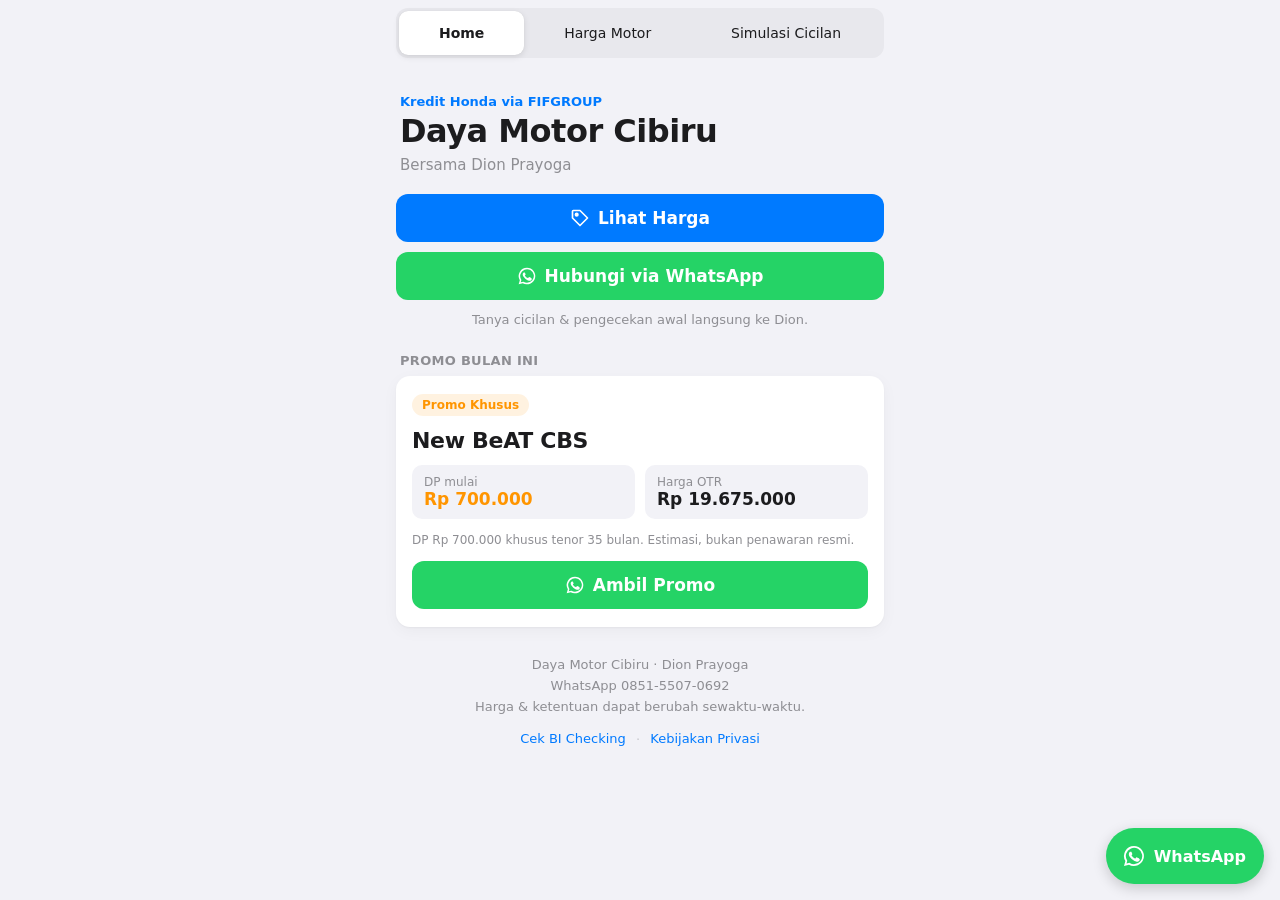
<file: index.html>
<!DOCTYPE html>
<html lang="id">
<head>
<meta charset="UTF-8">
<meta name="viewport" content="width=device-width, initial-scale=1.0, viewport-fit=cover">
<meta name="theme-color" content="#f2f2f7">
<title>Daya Motor Cibiru — Simulasi Cicilan &amp; Harga Motor</title>
<meta name="description" content="Cek harga dan simulasi cicilan motor Honda di Daya Motor Cibiru, lalu hubungi Dion Prayoga via WhatsApp.">
<link rel="canonical" href="https://stupendous-kheer-a92a01.netlify.app/">
<link rel="icon" href="/favicon.svg" type="image/svg+xml">
<link rel="icon" href="/favicon.ico" sizes="32x32">
<link rel="apple-touch-icon" href="/apple-touch-icon.png">
<meta property="og:type" content="website">
<meta property="og:site_name" content="Daya Motor Cibiru">
<meta property="og:title" content="Daya Motor Cibiru — Simulasi Cicilan &amp; Harga Motor">
<meta property="og:description" content="Cek harga dan simulasi cicilan motor Honda di Daya Motor Cibiru, lalu hubungi Dion Prayoga via WhatsApp.">
<meta property="og:url" content="https://stupendous-kheer-a92a01.netlify.app/">
<meta property="og:image" content="https://stupendous-kheer-a92a01.netlify.app/og-image.png">
<meta property="og:image:width" content="1200">
<meta property="og:image:height" content="630">
<meta property="og:locale" content="id_ID">
<meta name="twitter:card" content="summary_large_image">
<meta name="twitter:title" content="Daya Motor Cibiru — Simulasi Cicilan &amp; Harga Motor">
<meta name="twitter:description" content="Cek harga dan simulasi cicilan motor Honda di Daya Motor Cibiru, lalu hubungi Dion Prayoga via WhatsApp.">
<meta name="twitter:image" content="https://stupendous-kheer-a92a01.netlify.app/og-image.png">
<link rel="stylesheet" href="/style.css">
</head>
<body>
<a class="skip" href="#konten">Lewati ke konten utama</a>

<nav class="topnav" aria-label="Menu utama">
  <ul>
    <li><a href="/" data-nav="home">Home</a></li>
    <li><a href="/harga">Harga Motor</a></li>
    <li><a href="/simulasi" data-nav="kalkulator">Simulasi Cicilan</a></li>
  </ul>
</nav>
<noscript><p class="noscript">Simulasi memerlukan JavaScript. Hubungi kami via WhatsApp untuk bantuan: <a href="https://wa.me/6285155070692" target="_blank" rel="noopener">0851-5507-0692</a></p></noscript>

<svg width="0" height="0" style="position:absolute" aria-hidden="true">
  <symbol id="i-wa" viewBox="0 0 24 24"><path fill="currentColor" d="M12 2a10 10 0 0 0-8.6 15.1L2 22l5-1.3A10 10 0 1 0 12 2zm0 18.2a8.2 8.2 0 0 1-4.2-1.2l-.3-.2-3 .8.8-2.9-.2-.3A8.2 8.2 0 1 1 12 20.2zm4.5-6.1c-.2-.1-1.5-.7-1.7-.8-.2-.1-.4-.1-.6.1l-.8 1c-.1.2-.3.2-.5.1a6.7 6.7 0 0 1-3.3-2.9c-.2-.4.2-.4.7-1.3.1-.2 0-.3 0-.4l-.8-1.8c-.2-.5-.4-.4-.6-.4h-.5a1 1 0 0 0-.7.3 3 3 0 0 0-.9 2.2 5.2 5.2 0 0 0 1.1 2.8 11.9 11.9 0 0 0 4.6 4c1.7.7 2.3.8 3.2.7a2.7 2.7 0 0 0 1.8-1.3 2.2 2.2 0 0 0 .2-1.3c-.1-.1-.3-.2-.5-.3z"/></symbol>
  <symbol id="i-tag" viewBox="0 0 24 24"><g fill="none" stroke="currentColor" stroke-width="2" stroke-linejoin="round"><path d="M3 12V4a1 1 0 0 1 1-1h8l9 9-9 9z"/><circle cx="8" cy="8" r="1.5" fill="currentColor"/></g></symbol>
  <symbol id="i-id" viewBox="0 0 24 24"><g fill="none" stroke="currentColor" stroke-width="2" stroke-linecap="round" stroke-linejoin="round"><rect x="3" y="5" width="18" height="14" rx="2.5"/><circle cx="9" cy="11" r="2"/><path d="M6 16c.6-1.4 1.7-2 3-2s2.4.6 3 2M14.5 10h3.5M14.5 13.5h3.5"/></g></symbol>
  <symbol id="i-back" viewBox="0 0 12 20"><path d="M10 2L2 10l8 8" fill="none" stroke="currentColor" stroke-width="2.5" stroke-linecap="round" stroke-linejoin="round"/></symbol>
</svg>

<div id="konten" tabindex="-1">
<!-- Home -->
<main id="home" class="wrap">
  <header class="top">
    <p class="eyebrow">Kredit Honda via FIFGROUP</p>
    <h1>Daya Motor Cibiru</h1>
    <p>Bersama Dion Prayoga</p>
  </header>

  <div class="hero-cta">
    <a class="btn btn-blue" href="/harga"><svg aria-hidden="true"><use href="#i-tag"/></svg>Lihat Harga</a>
    <a class="btn btn-wa" data-wa href="https://wa.me/6285155070692" target="_blank" rel="noopener"><svg aria-hidden="true"><use href="#i-wa"/></svg>Hubungi via WhatsApp</a>
  </div>
  <p class="cta-note">Tanya cicilan &amp; pengecekan awal langsung ke Dion.</p>

  <h2 class="section-label">Promo Bulan Ini</h2>
  <div class="promo-card">
    <span class="badge">Promo Khusus</span>
    <h2>New BeAT CBS</h2>
    <div class="promo-row">
      <div class="hl"><small>DP mulai</small><strong>Rp 700.000</strong></div>
      <div><small>Harga OTR</small><strong id="promoOtr">—</strong></div>
    </div>
    <p class="hnote">DP Rp 700.000 khusus tenor 35 bulan. Estimasi, bukan penawaran resmi.</p>
    <a id="promoLink" class="btn btn-wa" href="https://wa.me/6285155070692" target="_blank" rel="noopener">
      <svg aria-hidden="true"><use href="#i-wa"/></svg>Ambil Promo
    </a>
  </div>
</main>

<!-- Simulasi Cicilan -->
<main id="kalkulator" class="wrap" hidden>
  <div class="nav">
    <a class="back" href="/" aria-label="Kembali ke Home"><svg aria-hidden="true"><use href="#i-back"/></svg>Kembali</a>
  </div>
  <h1 class="page-title">Simulasi Cicilan</h1>
  <p class="page-sub">Pilih motor, atur DP, lalu pilih tenor.</p>

  <h2 class="section-label">1 · Pilih motor</h2>
  <section class="step">
    <div class="seg" id="tabs" role="group" aria-label="Kategori motor"></div>
    <select id="model" aria-label="Model motor"></select>
    <div class="otr" id="otrBox"><span>Harga OTR</span><strong id="otrValue"></strong></div>
  </section>

  <h2 class="section-label">2 · Uang muka (DP)</h2>
  <section class="step disabled" id="stepDP">
    <div class="dp-box">
      <button class="dp-btn" type="button" id="dpMinus" aria-label="Kurangi DP">−</button>
      <div class="dp-value"><strong id="dpValue">—</strong><small id="dpPersen"></small></div>
      <button class="dp-btn" type="button" id="dpPlus" aria-label="Tambah DP">+</button>
    </div>
    <input type="range" id="dpRange" min="0" max="0" value="0" aria-label="Geser DP">
    <div class="range-label"><span id="dpMin"></span><span id="dpMax"></span></div>
  </section>

  <h2 class="section-label">3 · Tenor &amp; cicilan</h2>
  <section class="step disabled" id="stepTenor">
    <div class="tenor-grid" id="tenorGrid"><p class="placeholder">Pilih motor dulu.</p></div>
  </section>

  <h2 class="section-label">4 · Hasil simulasi</h2>
  <section class="hasil" id="hasil" aria-live="polite">
    <p class="placeholder" id="hasilKosong">Pilih tenor untuk melihat hasil simulasi.</p>
    <p class="memuat" id="hasilMemuat" hidden>Menghitung simulasi…</p>
    <div id="hasilIsi" hidden>
      <div class="cicilan">
        <small>Cicilan per bulan</small>
        <strong><span id="hasilCicilan"></span> <em>/bulan</em></strong>
        <p class="info">Belum termasuk diskon &amp; potongan tenor</p>
      </div>
      <ul class="rincian">
        <li><span>Model</span><strong id="rModel"></strong></li>
        <li><span>Harga OTR</span><strong id="rOtr"></strong></li>
        <li><span>Uang muka (DP)</span><strong id="rDp"></strong></li>
        <li><span>Tenor</span><strong id="rTenor"></strong></li>
      </ul>
      <p class="disclaimer">Estimasi, bukan penawaran resmi. Angka final ditentukan leasing.</p>
      <div class="aksi">
        <a id="waLink" class="btn btn-wa" href="https://wa.me/6285155070692" target="_blank" rel="noopener"><svg aria-hidden="true"><use href="#i-wa"/></svg>Ajukan via WhatsApp</a>
        <a class="btn btn-plain" href="#bi-checking"><svg aria-hidden="true"><use href="#i-id"/></svg>Cek BI Checking</a>
        <button type="button" class="btn btn-plain" id="btnUlang">Hitung Ulang</button>
      </div>
    </div>
  </section>

  <p class="catatan">
    Cicilan belum termasuk diskon &amp; potongan tenor.<br>
    Angka cicilan sesuai tabel FIFGROUP Bandung Raya, Oktober 2026.<br>
    Harga &amp; ketentuan dapat berubah sewaktu-waktu.
  </p>
</main>

<!-- Cek BI Checking (diakses dari hasil simulasi & footer) -->
<main id="bichecking" class="wrap" hidden>
  <div class="nav">
    <a class="back" id="biKembali" href="/simulasi#hasil" aria-label="Kembali ke Simulasi Cicilan"><svg aria-hidden="true"><use href="#i-back"/></svg>Kembali</a>
  </div>
  <h1 class="page-title">Cek BI Checking</h1>
  <p class="page-sub">Isi data sesuai KTP &amp; KK, lalu kirim langsung ke WhatsApp Dion untuk dicek riwayat kreditnya (SLIK OJK).</p>

  <form id="formBi" novalidate>
    <h2 class="section-label">1 · Data KTP</h2>
    <section class="step">
      <label class="field" id="fNama"><span>Nama lengkap</span>
        <input type="text" id="biNama" autocomplete="name" placeholder="Sesuai KTP" maxlength="80">
        <small class="hint">Tulis sesuai yang tertera di KTP.</small>
      </label>
      <label class="field" id="fNik"><span>NIK</span>
        <input type="tel" id="biNik" inputmode="numeric" placeholder="16 digit" maxlength="16" autocomplete="off">
        <small class="hint">16 digit angka di bagian atas KTP.</small>
      </label>
      <label class="field" id="fTtl"><span>Tempat, tanggal lahir</span>
        <input type="text" id="biTtl" placeholder="Contoh: Bandung, 17-08-1995" maxlength="60">
        <small class="hint">Sesuai KTP.</small>
      </label>
      <label class="field" id="fIbu"><span>Nama ibu kandung</span>
        <input type="text" id="biIbu" placeholder="Nama lengkap ibu kandung" maxlength="80">
        <small class="hint">Dibutuhkan untuk pengecekan SLIK.</small>
      </label>
      <label class="field" id="fAlamat"><span>Alamat <em>(opsional)</em></span>
        <textarea id="biAlamat" placeholder="Alamat sesuai KTP" maxlength="200"></textarea>
      </label>
    </section>

    <h2 class="section-label">2 · Data KK</h2>
    <section class="step">
      <label class="field" id="fKk"><span>Nomor KK</span>
        <input type="tel" id="biKk" inputmode="numeric" placeholder="16 digit" maxlength="16" autocomplete="off">
        <small class="hint">16 digit angka di bagian atas Kartu Keluarga.</small>
      </label>
      <label class="field" id="fHp"><span>Nomor HP / WhatsApp</span>
        <input type="tel" id="biHp" inputmode="tel" autocomplete="tel" placeholder="08xxxxxxxxxx" maxlength="15">
        <small class="hint">Untuk menghubungi Anda soal hasil pengecekan.</small>
      </label>
    </section>

    <h2 class="section-label">3 · Foto KTP &amp; KK <span style="text-transform:none">(opsional)</span></h2>
    <section class="step">
      <div class="file-row">
        <label class="file" id="boxKtp">
          <input type="file" id="fotoKtp" accept="image/*">
          <span>+ Foto KTP</span><small>Ketuk untuk pilih</small>
        </label>
        <label class="file" id="boxKk">
          <input type="file" id="fotoKk" accept="image/*">
          <span>+ Foto KK</span><small>Ketuk untuk pilih</small>
        </label>
      </div>
      <p class="privasi" style="margin:10px 0 0">Foto tidak diunggah ke server mana pun. Setelah data terkirim, foto bisa dibagikan langsung ke chat WhatsApp Dion.</p>
    </section>

    <h2 class="section-label">4 · Kirim</h2>
    <section class="hasil">
      <p class="privasi">Data hanya dikirim ke WhatsApp Dion Prayoga (0851-5507-0692) dan tidak disimpan di situs ini. <a href="/privacy">Kebijakan Privasi</a></p>
      <label class="setuju">
        <input type="checkbox" id="biSetuju" aria-describedby="biSetujuHint">
        <span>Saya menyetujui data KTP/KK saya dikirim via WhatsApp hanya untuk pengecekan awal dan saya memahami hasil simulasi bukan penawaran resmi.</span>
      </label>
      <p class="setuju-hint" id="biSetujuHint">Centang persetujuan di atas untuk mengaktifkan tombol kirim.</p>
      <div class="aksi">
        <!-- Link WhatsApp biasa: href baru dipasang setelah persetujuan dicentang & data valid -->
        <a class="btn btn-wa" id="btnKirimBi" role="link" tabindex="0" aria-disabled="true" aria-describedby="biSetujuHint" target="_blank" rel="noopener"><svg aria-hidden="true"><use href="#i-wa"/></svg>Kirim Data ke WhatsApp</a>
        <button type="button" class="btn btn-plain" id="btnShareFoto" hidden>Kirim Foto KTP &amp; KK</button>
        <button type="button" class="btn btn-plain" id="btnResetBi">Kosongkan Form</button>
      </div>
      <p class="langkah-wa" id="biInfo" hidden></p>
    </section>
  </form>

  <p class="catatan">
    BI Checking (SLIK OJK) dilakukan oleh pihak leasing.<br>
    Hasil pengecekan diinformasikan langsung lewat WhatsApp.
  </p>
</main>
</div>

<footer class="footer">
  Daya Motor Cibiru · Dion Prayoga<br>
  WhatsApp 0851-5507-0692<br>
  Harga &amp; ketentuan dapat berubah sewaktu-waktu.<br>
  <a href="/simulasi#bi-checking">Cek BI Checking</a> <span class="sep" aria-hidden="true">·</span> <a href="/privacy">Kebijakan Privasi</a>
</footer>

<a class="wa-float" data-wa href="https://wa.me/6285155070692" target="_blank" rel="noopener" aria-label="Chat WhatsApp Dion (buka di tab baru)"><svg aria-hidden="true"><use href="#i-wa"/></svg>WhatsApp</a>

<script src="/common.js"></script>
<script>
// Satu file melayani 3 tampilan: / (Home), /simulasi (Simulasi), /simulasi#bi-checking (BI Checking).
// Perpindahan Simulasi ⇄ BI Checking memakai link hash biasa, jadi gestur/tombol back browser bekerja otomatis.
const HALAMAN = {
  home: { path: '/', title: 'Daya Motor Cibiru — Simulasi Cicilan & Harga Motor',
    desc: 'Cek harga dan simulasi cicilan motor Honda di Daya Motor Cibiru, lalu hubungi Dion Prayoga via WhatsApp.' },
  kalkulator: { path: '/simulasi', title: 'Simulasi Cicilan Motor — Daya Motor Cibiru',
    desc: 'Simulasi cicilan motor Honda berdasarkan DP dan tenor dari tabel FIFGROUP Bandung Raya. Hasil berupa estimasi.' },
  bichecking: { path: '/simulasi', title: 'Cek BI Checking — Daya Motor Cibiru',
    desc: 'Kirim data KTP/KK via WhatsApp ke Dion Prayoga untuk pengecekan awal BI Checking (SLIK OJK).' }
};
const SITUS = 'https://stupendous-kheer-a92a01.netlify.app';

function halamanDariPath() {
  const p = location.pathname.replace(/\/+$/, '').replace(/\.html$/, '') || '/';
  if (p !== '/simulasi' && p !== '/kredit') return 'home';
  return location.hash === '#bi-checking' ? 'bichecking' : 'kalkulator';
}

// Tautan lama tetap berfungsi: hash (#kalkulator, #bichecking, #harga) dan redirect /bi-checking → /simulasi?cek=bi-checking
function alihkanHashLama() {
  const h = location.hash.slice(1);
  if (new URLSearchParams(location.search).get('cek') === 'bi-checking' || h === 'bichecking') history.replaceState(null, '', '/simulasi#bi-checking');
  else if (h === 'kalkulator') history.replaceState(null, '', '/simulasi');
  else if (h === 'harga') { history.replaceState(null, '', '/'); location.assign('/harga'); }
}

function setMeta(nama) {
  const h = HALAMAN[nama];
  document.title = h.title;
  document.querySelector('meta[name="description"]').content = h.desc;
  document.querySelector('link[rel="canonical"]').href = SITUS + h.path;
  document.querySelector('meta[property="og:url"]').content = SITUS + h.path;
  document.querySelector('meta[property="og:title"]').content = h.title;
  document.querySelector('meta[name="twitter:title"]').content = h.title;
  document.querySelector('meta[property="og:description"]').content = h.desc;
  document.querySelector('meta[name="twitter:description"]').content = h.desc;
}

function tampilkanHalaman(nama) {
  Object.keys(HALAMAN).forEach(function(id) { $(id).hidden = id !== nama; });
  document.querySelectorAll('[data-nav]').forEach(function(a) {
    const aktif = a.dataset.nav === nama || (nama === 'bichecking' && a.dataset.nav === 'kalkulator');
    if (aktif) a.setAttribute('aria-current', 'page'); else a.removeAttribute('aria-current');
  });
  setMeta(nama);
}

// data.js (~1 MB) hanya dimuat bila diperlukan: wajib di Simulasi, tidak menghambat tampilan Home
function muatData(cb) {
  if (window.DATA_MOTOR) return cb();
  const s = document.createElement('script');
  s.src = '/data.js';
  s.onload = cb;
  document.head.appendChild(s);
}

function initPromo() {
  const nama = "New BeAT CBS";
  const m = dataMotor()[nama];
  if (m) $('promoOtr').textContent = formatRupiah(m.harga);
  const pesan = "Halo Dion Prayoga, saya mau ambil promo khusus di Daya Motor Cibiru:\n" +
    "Model: " + nama + "\n" +
    "DP Promo: Rp 700.000 (tenor 35 bulan)\n" +
    "Mohon info cicilan dan syaratnya.";
  $('promoLink').href = waUrl(pesan);
}

// ===== Simulasi Cicilan (logika perhitungan tidak diubah: angka dari tabel FIFGROUP DP × tenor) =====
const state = { kategori: 'Matic', model: '', dpList: [], dpIndex: 0, tenor: '' };

function renderTabs() {
  const tabs = $('tabs');
  tabs.innerHTML = '';
  KATEGORI.forEach(function(kat) {
    const b = document.createElement('button');
    b.type = 'button';
    b.setAttribute('aria-pressed', kat === state.kategori);
    b.textContent = kat;
    b.addEventListener('click', function() {
      if (state.kategori === kat) return;
      state.kategori = kat;
      renderTabs();
      renderModel();
      pilihModel('');
    });
    tabs.appendChild(b);
  });
}

function renderModel() {
  const sel = $('model');
  sel.innerHTML = '<option value="">— Pilih model ' + state.kategori + ' —</option>';
  modelPerKategori(state.kategori).forEach(function(k) {
    const opt = document.createElement('option');
    opt.value = k;
    opt.textContent = k;
    sel.appendChild(opt);
  });
}

function pilihModel(key) {
  state.model = key;
  state.tenor = '';
  $('model').value = key;

  if (!key) {
    $('otrBox').style.display = 'none';
    $('stepDP').classList.add('disabled');
    $('stepTenor').classList.add('disabled');
    $('dpValue').textContent = '—';
    $('dpPersen').textContent = '';
    $('dpMin').textContent = '';
    $('dpMax').textContent = '';
    $('tenorGrid').innerHTML = '<p class="placeholder">Pilih motor dulu.</p>';
    updateBar();
    return;
  }

  const m = dataMotor()[key];
  $('otrValue').textContent = formatRupiah(m.harga);
  $('otrBox').style.display = 'flex';
  $('stepDP').classList.remove('disabled');
  $('stepTenor').classList.remove('disabled');

  state.dpList = Object.keys(m.tabel).map(Number).sort(function(a, b) { return a - b; });
  state.dpIndex = 0;
  const range = $('dpRange');
  range.max = state.dpList.length - 1;
  range.value = 0;
  $('dpMin').textContent = formatSingkat(state.dpList[0]);
  $('dpMax').textContent = formatSingkat(state.dpList[state.dpList.length - 1]);
  renderDP();
}

function setDP(i) {
  state.dpIndex = Math.max(0, Math.min(state.dpList.length - 1, i));
  $('dpRange').value = state.dpIndex;
  renderDP();
}

function renderDP() {
  const dp = state.dpList[state.dpIndex];
  const harga = dataMotor()[state.model].harga;
  $('dpValue').textContent = formatRupiah(dp);
  $('dpPersen').textContent = Math.round(dp / harga * 100) + '% dari harga OTR';
  $('dpMinus').disabled = state.dpIndex === 0;
  $('dpPlus').disabled = state.dpIndex === state.dpList.length - 1;
  renderTenor();
}

function renderTenor() {
  const dp = state.dpList[state.dpIndex];
  const row = dataMotor()[state.model].tabel[dp];
  const tenors = Object.keys(row).sort(function(a, b) { return a - b; });
  if (!row[state.tenor]) state.tenor = '';

  const grid = $('tenorGrid');
  grid.innerHTML = '';
  tenors.forEach(function(t) {
    const b = document.createElement('button');
    b.type = 'button';
    b.className = 'tenor' + (t === state.tenor ? ' active' : '');
    b.innerHTML = '<small>' + t + ' bulan</small><strong>' + formatRupiah(row[t]) + '</strong><span>per bulan</span>';
    b.setAttribute('aria-pressed', t === state.tenor);
    b.addEventListener('click', function() {
      state.tenor = t;
      renderTenor();
      tampilkanMemuat();
      $('hasil').scrollIntoView({ behavior: 'smooth', block: 'start' });
    });
    grid.appendChild(b);
  });
  updateBar();
}

// Loading singkat saat tenor dipilih, agar perubahan hasil terasa jelas
let timerMemuat = 0;

function tampilkanMemuat() {
  clearTimeout(timerMemuat);
  $('hasilKosong').hidden = true;
  $('hasilIsi').hidden = true;
  $('hasilMemuat').hidden = false;
  $('hasil').setAttribute('aria-busy', 'true');
  timerMemuat = setTimeout(function() {
    timerMemuat = 0;
    updateBar();
  }, 300);
}

function updateBar() {
  if (timerMemuat) return;
  $('hasilMemuat').hidden = true;
  $('hasil').removeAttribute('aria-busy');
  const ada = state.model && state.tenor;
  $('hasilKosong').hidden = !!ada;
  $('hasilIsi').hidden = !ada;
  if (!ada) return;

  const m = dataMotor()[state.model];
  const dp = state.dpList[state.dpIndex];
  const cicilan = m.tabel[dp][state.tenor];

  $('hasilCicilan').textContent = formatRupiah(cicilan);
  $('rModel').textContent = state.model;
  $('rOtr').textContent = formatRupiah(m.harga);
  $('rDp').textContent = formatRupiah(dp);
  $('rTenor').textContent = state.tenor + ' bulan';

  const pesan = "Halo Dion Prayoga, saya tertarik dengan simulasi cicilan di Daya Motor Cibiru:\n" +
    "Model: " + state.model + "\n" +
    "Harga OTR: " + formatRupiah(m.harga) + "\n" +
    "DP: " + formatRupiah(dp) + "\n" +
    "Tenor: " + state.tenor + " bulan\n" +
    "Cicilan per bulan: " + formatRupiah(cicilan) + "\n" +
    "Mohon info lebih lanjut.";
  $('waLink').href = waUrl(pesan);
}

function initKalkulator() {
  renderTabs();
  renderModel();
  $('model').addEventListener('change', function(e) { pilihModel(e.target.value); });
  $('dpRange').addEventListener('input', function(e) { setDP(Number(e.target.value)); });
  $('dpMinus').addEventListener('click', function() { setDP(state.dpIndex - 1); });
  $('dpPlus').addEventListener('click', function() { setDP(state.dpIndex + 1); });
  $('btnUlang').addEventListener('click', function() {
    clearTimeout(timerMemuat);
    timerMemuat = 0;
    pilihModel('');
    window.scrollTo({ top: 0, behavior: 'smooth' });
  });
  // Dari Harga Motor: /simulasi?model=... langsung memilih model tersebut
  const awal = new URLSearchParams(location.search).get('model');
  if (awal && dataMotor()[awal]) {
    state.kategori = kategori(awal);
    renderTabs();
    renderModel();
    pilihModel(awal);
  }
}

// ===== Cek BI Checking: data hanya dirangkai jadi pesan WhatsApp, tidak dikirim/disimpan ke server =====
const foto = { ktp: null, kk: null };
const FIELD_BI = ['fNama', 'fNik', 'fTtl', 'fIbu', 'fKk', 'fHp'];

function bisaShareFoto(files) {
  return !!(navigator.canShare && files.length && navigator.canShare({ files: files }));
}

function fileFoto() {
  return [foto.ktp, foto.kk].filter(Boolean);
}

function setError(fieldId, pesan) {
  const f = $(fieldId);
  const hint = f.querySelector('.hint');
  if (!hint.dataset.asli) hint.dataset.asli = hint.textContent;
  f.classList.toggle('error', !!pesan);
  hint.textContent = pesan || hint.dataset.asli;
  return !pesan;
}

function errorBi() {
  const v = function(id) { return $(id).value.trim(); };
  return [
    v('biNama').length < 3 ? 'Nama lengkap wajib diisi.' : '',
    /^\d{16}$/.test(v('biNik')) ? '' : 'NIK harus 16 digit angka.',
    v('biTtl').length < 4 ? 'Tempat, tanggal lahir wajib diisi.' : '',
    v('biIbu').length < 3 ? 'Nama ibu kandung wajib diisi.' : '',
    /^\d{16}$/.test(v('biKk')) ? '' : 'Nomor KK harus 16 digit angka.',
    /^(\+62|62|0)8\d{7,12}$/.test(v('biHp').replace(/[\s-]/g, '')) ? '' : 'Nomor HP tidak valid (contoh: 081234567890).'
  ];
}

function tampilkanErrorBi() {
  const cek = errorBi().map(function(pesan, i) { return setError(FIELD_BI[i], pesan); });
  const salahPertama = FIELD_BI[cek.indexOf(false)];
  if (salahPertama) {
    $(salahPertama).scrollIntoView({ behavior: 'smooth', block: 'center' });
    $(salahPertama).querySelector('input, textarea').focus({ preventScroll: true });
  }
}

function pesanBi() {
  const v = function(id) { return $(id).value.trim(); };
  const files = fileFoto();
  return "Halo Dion Prayoga, saya mau cek BI Checking di Daya Motor Cibiru.\n\n" +
    "*Data KTP*\n" +
    "Nama: " + v('biNama') + "\n" +
    "NIK: " + v('biNik') + "\n" +
    "Tempat, tgl lahir: " + v('biTtl') + "\n" +
    "Nama ibu kandung: " + v('biIbu') + "\n" +
    (v('biAlamat') ? "Alamat: " + v('biAlamat') + "\n" : "") +
    "\n*Data KK*\n" +
    "No. KK: " + v('biKk') + "\n" +
    "No. HP: " + v('biHp') + "\n\n" +
    (files.length ? "Foto KTP/KK saya kirim menyusul di chat ini.\n" : "") +
    "Terima kasih.";
}

function pasangFoto(inputId, boxId, key, label) {
  $(inputId).addEventListener('change', function(e) {
    const f = e.target.files[0] || null;
    const box = $(boxId);
    const lama = box.querySelector('img');
    if (lama) { URL.revokeObjectURL(lama.src); lama.remove(); }
    foto[key] = f;
    box.classList.toggle('ada', !!f);
    box.querySelector('span').textContent = f ? label + ' ✓' : '+ ' + label;
    box.querySelector('small').textContent = f ? 'Ketuk untuk ganti' : 'Ketuk untuk pilih';
    if (f) {
      const img = document.createElement('img');
      img.alt = label;
      img.src = URL.createObjectURL(f);
      box.insertBefore(img, box.firstChild.nextSibling);
    }
    updateKirimBi();
  });
}

function infoBi(teks) {
  $('biInfo').textContent = teks;
  $('biInfo').hidden = !teks;
}

// Tombol kirim = <a href="https://wa.me/..."> biasa. Tanpa persetujuan/data valid, href dilepas sehingga tidak bernavigasi.
function updateKirimBi() {
  const setuju = $('biSetuju').checked;
  const valid = errorBi().every(function(p) { return !p; });
  const btn = $('btnKirimBi');
  $('biSetujuHint').hidden = setuju;
  btn.setAttribute('aria-disabled', setuju ? 'false' : 'true');
  if (setuju && valid) btn.href = waUrl(pesanBi());
  else btn.removeAttribute('href');
}

function klikKirimBi() {
  const btn = $('btnKirimBi');
  if (!$('biSetuju').checked) { $('biSetuju').focus(); return; }
  if (!btn.hasAttribute('href')) { tampilkanErrorBi(); return; }
  FIELD_BI.forEach(function(id) { setError(id, ''); });
  const files = fileFoto();
  if (!files.length) {
    infoBi('Data sudah disiapkan di WhatsApp. Tinggal tekan kirim di chat Dion. Foto KTP & KK juga boleh dilampirkan langsung di chat.');
  } else if (bisaShareFoto(files)) {
    $('btnShareFoto').hidden = false;
    infoBi('Langkah berikutnya: setelah pesan terkirim, kembali ke halaman ini lalu tekan "Kirim Foto KTP & KK" dan pilih WhatsApp → chat Dion.');
  } else {
    infoBi('Perangkat ini tidak bisa membagikan foto langsung. Lampirkan foto KTP & KK secara manual lewat tombol lampiran (📎) di chat WhatsApp Dion.');
  }
}

function initBi() {
  ['biNik', 'biKk'].forEach(function(id) {
    $(id).addEventListener('input', function(e) { e.target.value = e.target.value.replace(/\D/g, '').slice(0, 16); });
  });
  pasangFoto('fotoKtp', 'boxKtp', 'ktp', 'Foto KTP');
  pasangFoto('fotoKk', 'boxKk', 'kk', 'Foto KK');

  $('formBi').addEventListener('input', updateKirimBi);
  $('biSetuju').addEventListener('change', updateKirimBi);
  // Enter di kolom isian tidak mengirim form ke mana pun; arahkan ke tombol kirim
  $('formBi').addEventListener('submit', function(e) { e.preventDefault(); $('btnKirimBi').click(); });
  const btn = $('btnKirimBi');
  btn.addEventListener('click', klikKirimBi);
  btn.addEventListener('keydown', function(e) { if (e.key === 'Enter' && !btn.hasAttribute('href')) klikKirimBi(); });
  updateKirimBi();

  $('btnShareFoto').addEventListener('click', function() {
    const files = fileFoto();
    if (!bisaShareFoto(files)) return;
    navigator.share({ files: files, title: 'Foto KTP & KK', text: 'Foto KTP & KK a.n. ' + $('biNama').value.trim() + ' untuk BI Checking' })
      .catch(function() {});
  });

  $('btnResetBi').addEventListener('click', function() {
    $('formBi').reset();
    ['fotoKtp', 'fotoKk'].forEach(function(id) { $(id).dispatchEvent(new Event('change')); });
    FIELD_BI.forEach(function(id) { setError(id, ''); });
    $('btnShareFoto').hidden = true;
    updateKirimBi();
    infoBi('');
    window.scrollTo({ top: 0, behavior: 'smooth' });
  });
}

// Simulasi ⇄ BI Checking: hashchange dipicu link biasa maupun tombol/gestur back
let dariSimulasi = false;

function gantiTampilanSimulasi() {
  const nama = halamanDariPath();
  if (nama === 'home') return;
  tampilkanHalaman(nama);
  if (nama === 'bichecking') {
    window.scrollTo(0, 0);
  } else {
    dariSimulasi = false;
    if (state.tenor) $('hasil').scrollIntoView({ block: 'start' });
    else window.scrollTo(0, 0);
  }
}

function init() {
  alihkanHashLama();
  const nama = halamanDariPath();
  tampilkanHalaman(nama);
  initKontak();
  if (nama === 'home') {
    if (document.readyState === 'complete') muatData(initPromo);
    else window.addEventListener('load', function() { muatData(initPromo); });
    return;
  }
  muatData(initKalkulator);
  initBi();
  window.addEventListener('hashchange', gantiTampilanSimulasi);
  document.querySelectorAll('a[href$="#bi-checking"]').forEach(function(a) {
    a.addEventListener('click', function() { dariSimulasi = true; });
  });
  // Kembali = history.back() bila datang dari hasil Simulasi, selain itu link biasa ke /simulasi#hasil
  $('biKembali').addEventListener('click', function(e) {
    if (dariSimulasi) { e.preventDefault(); history.back(); }
  });
}

init();
</script>
</body>
</html>
</file>
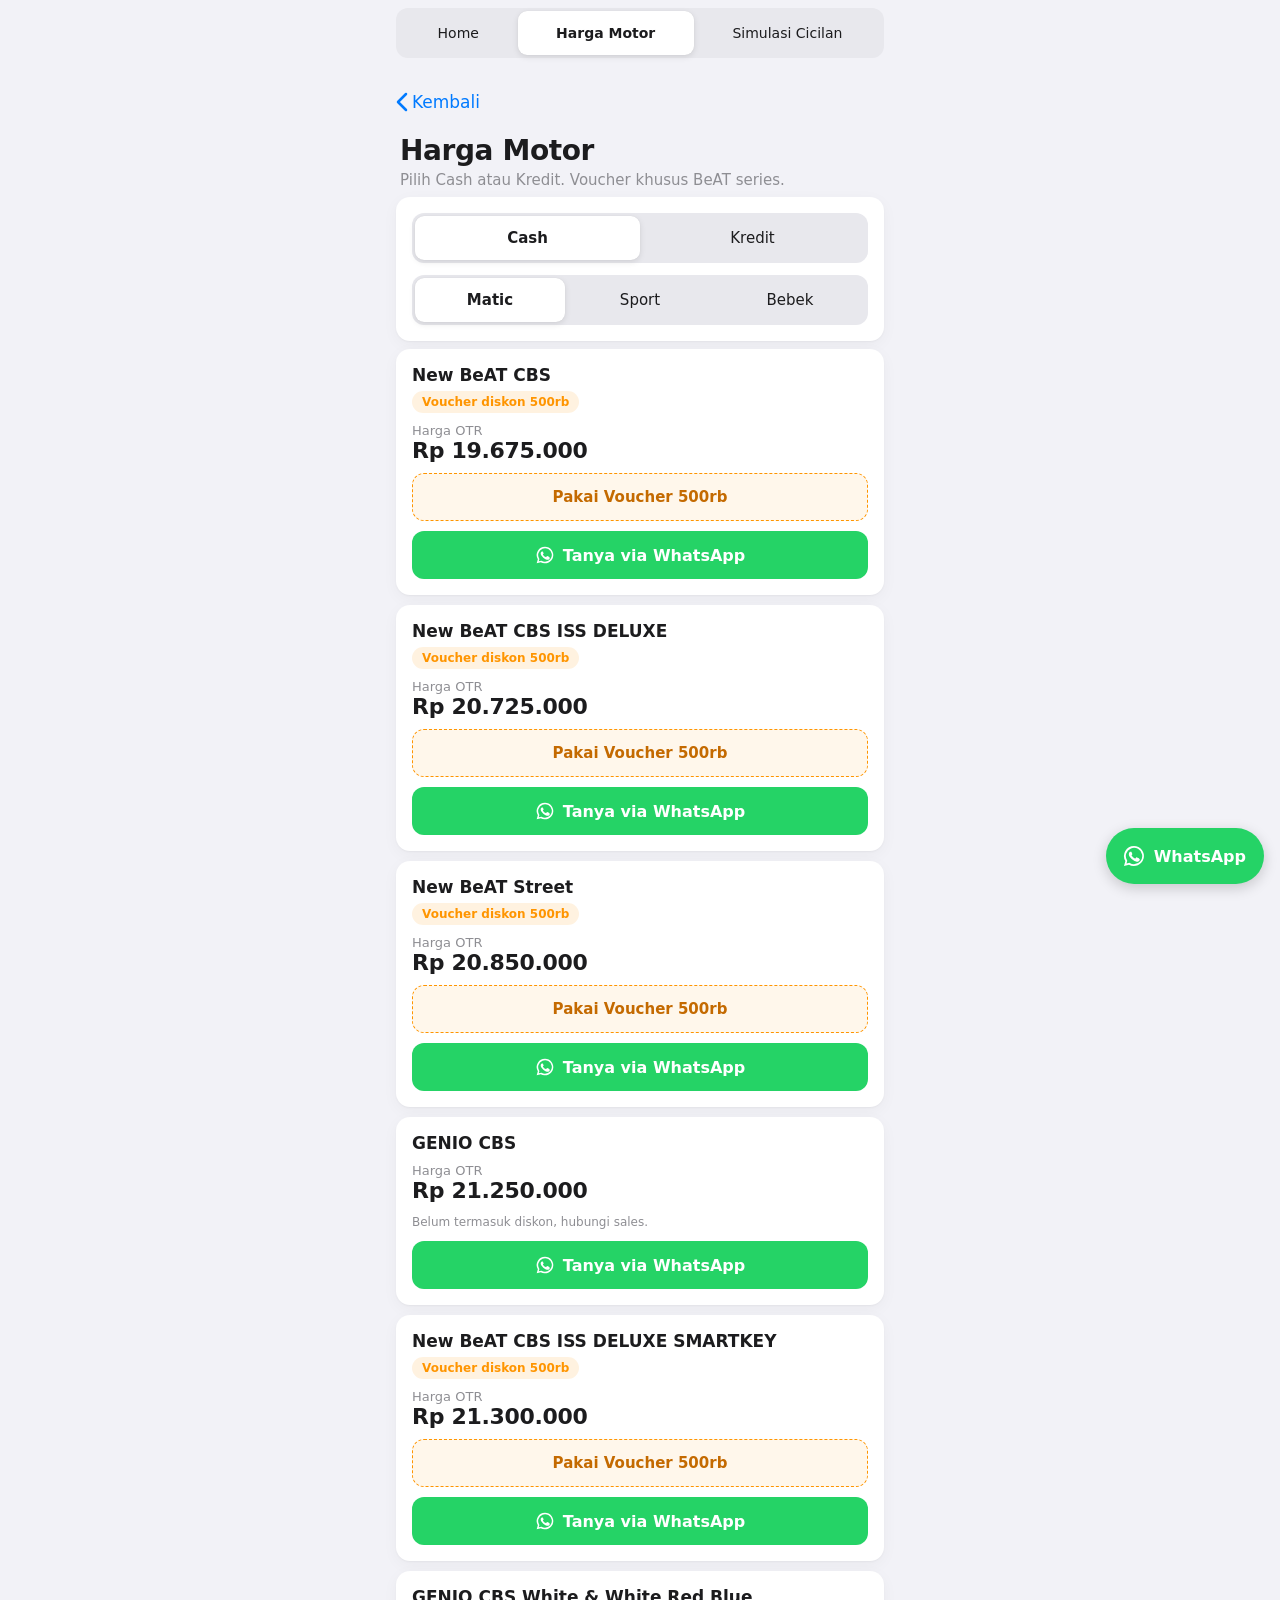
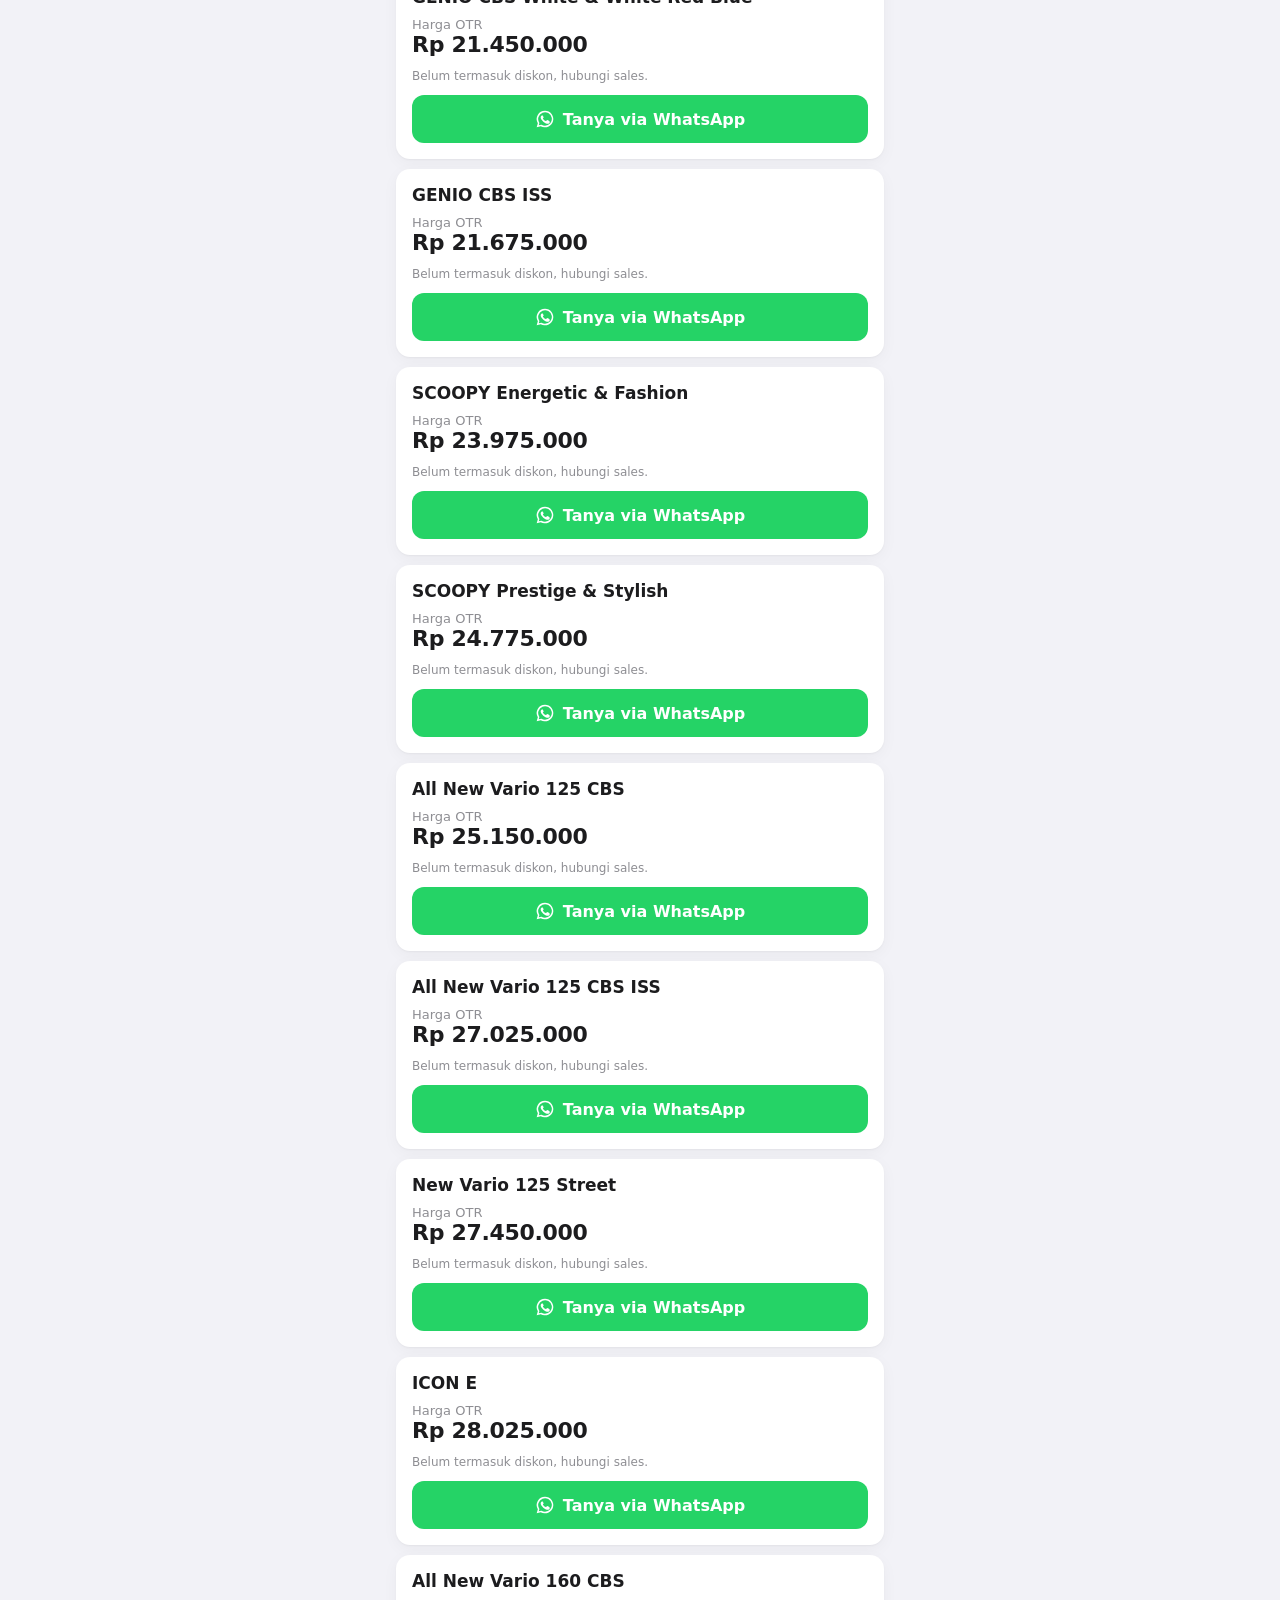
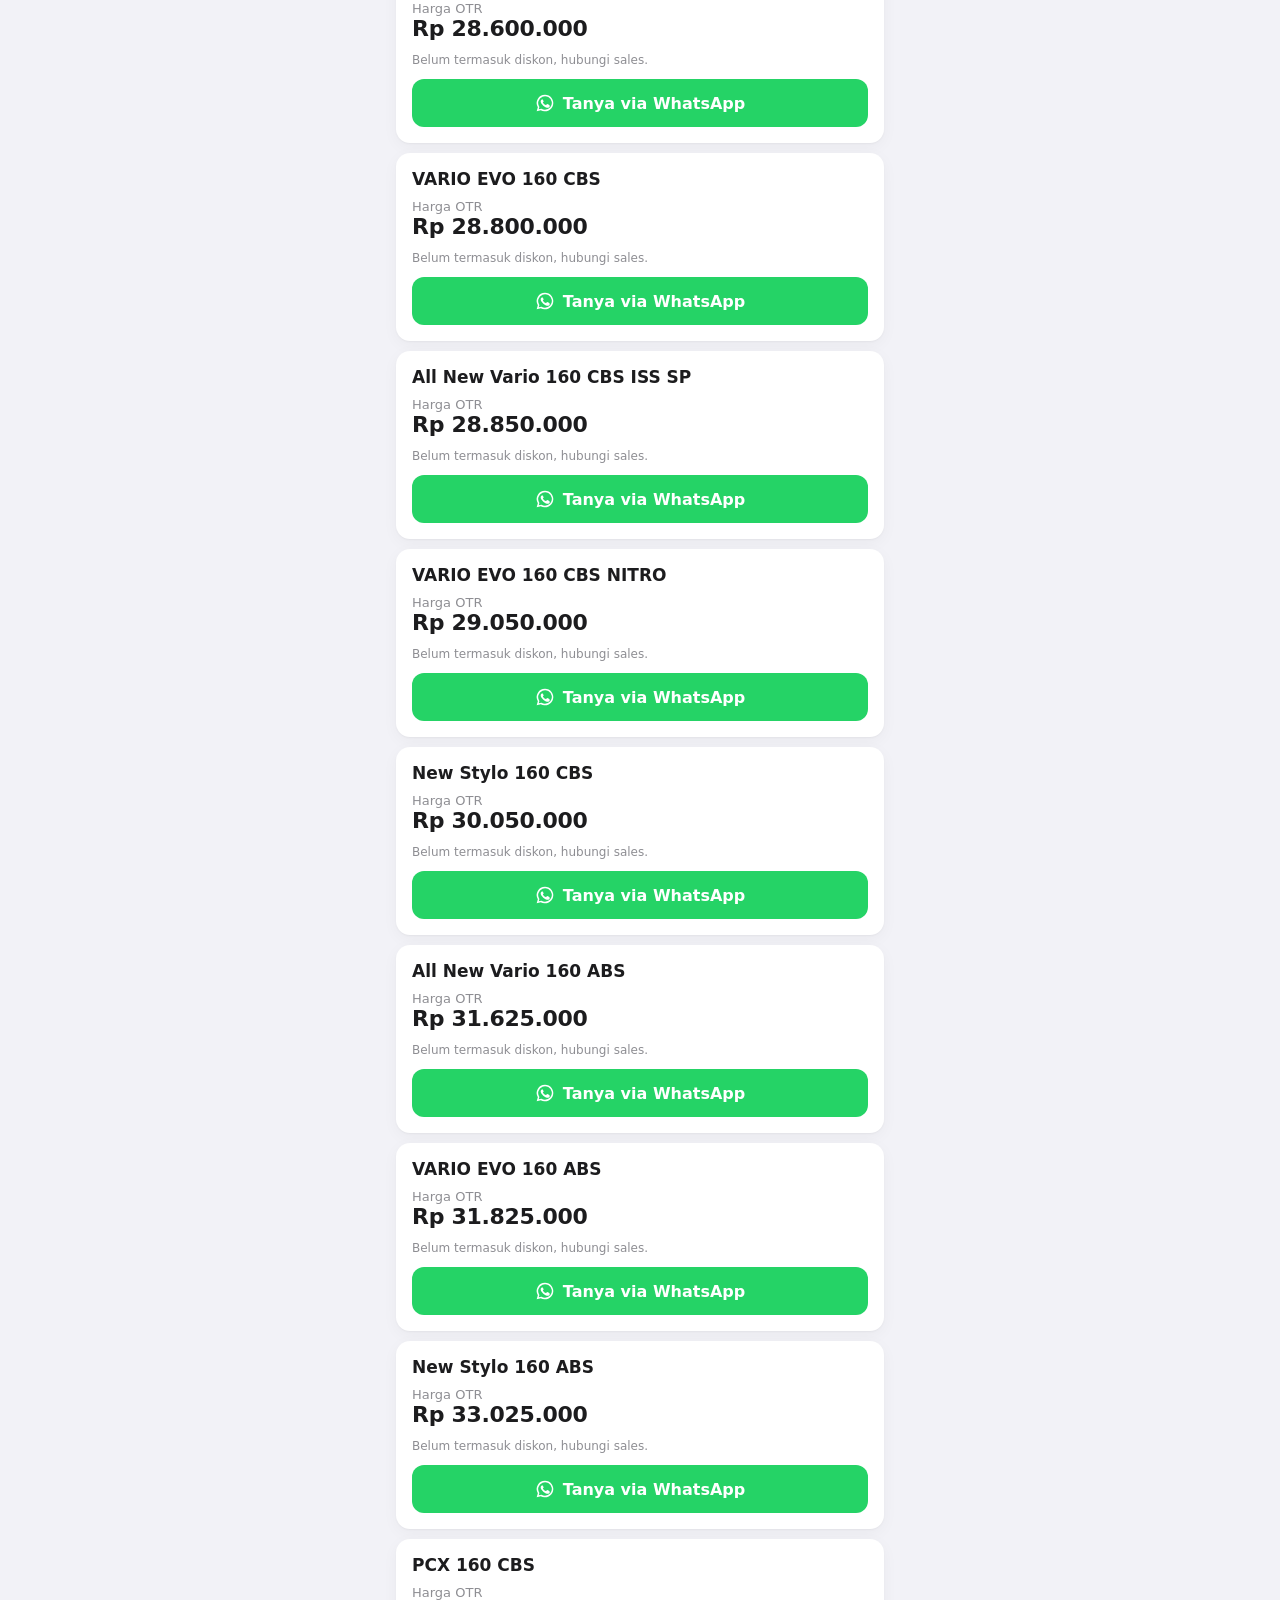
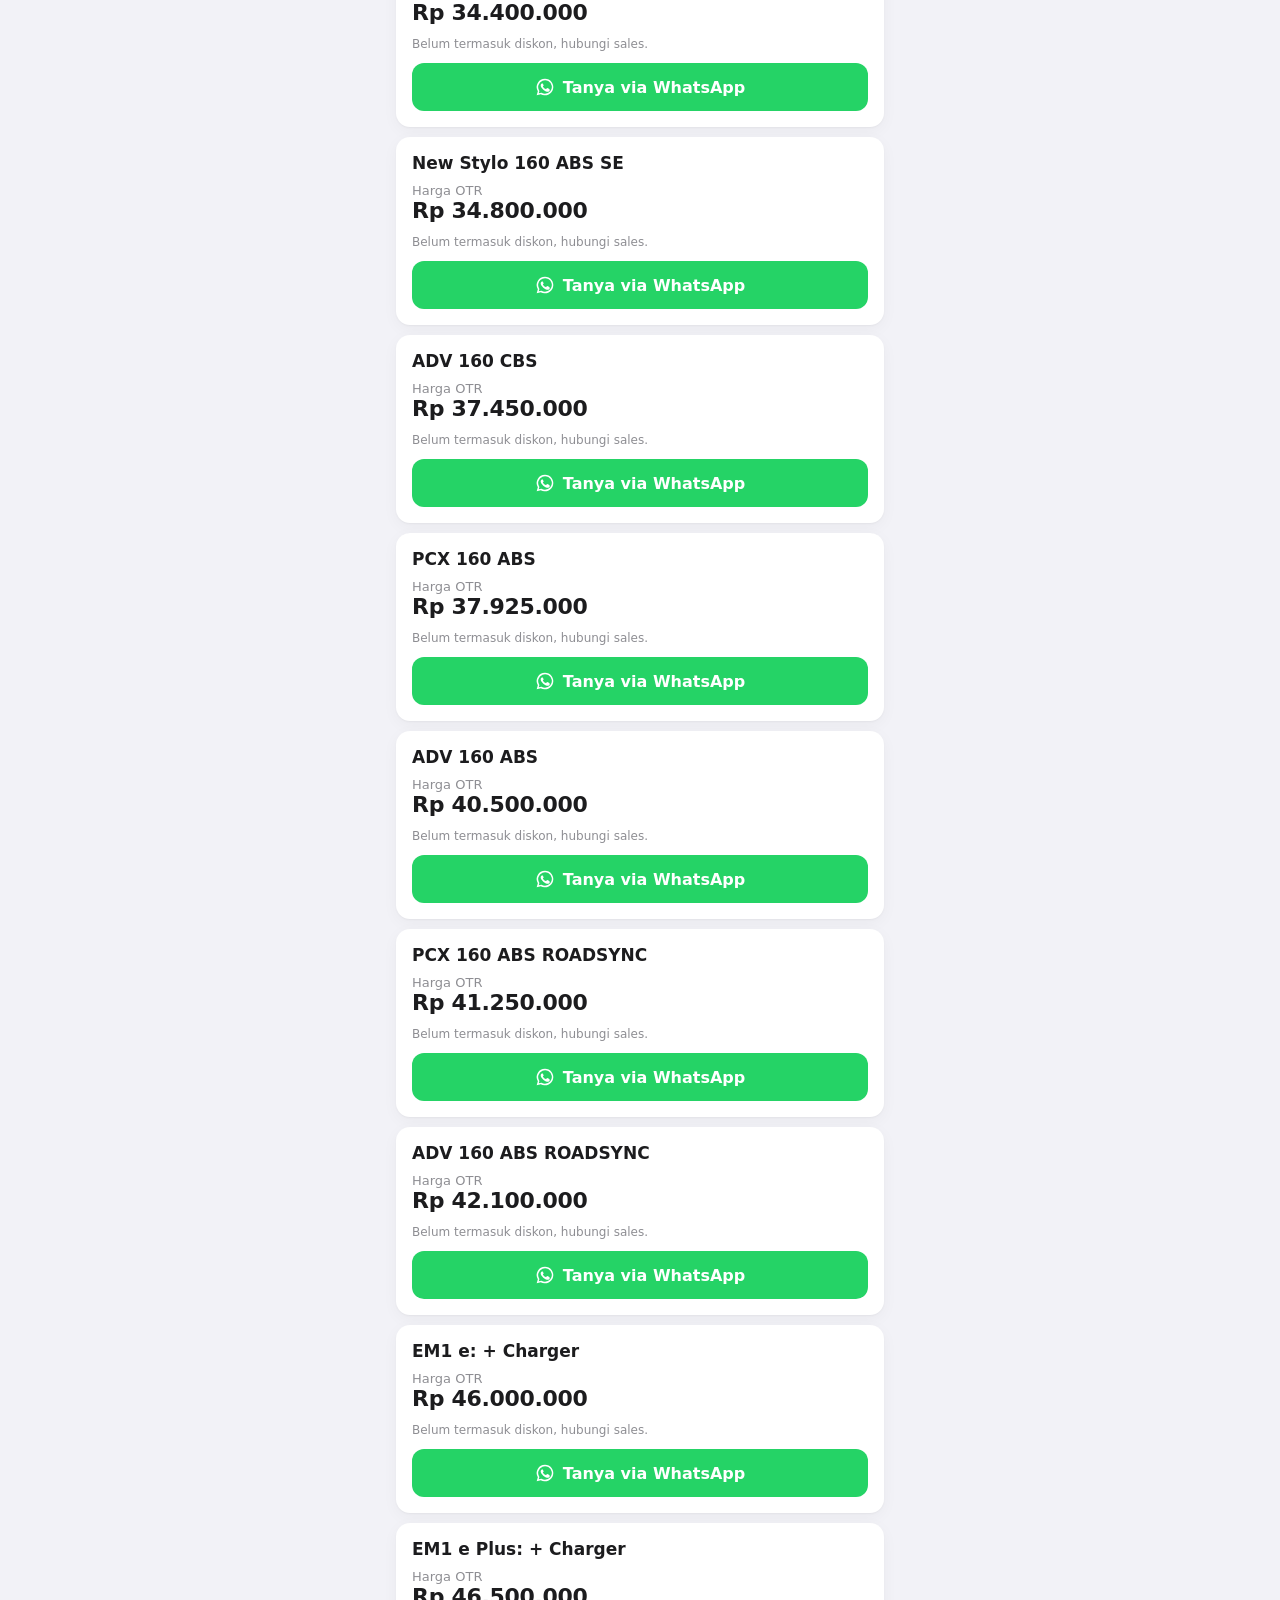
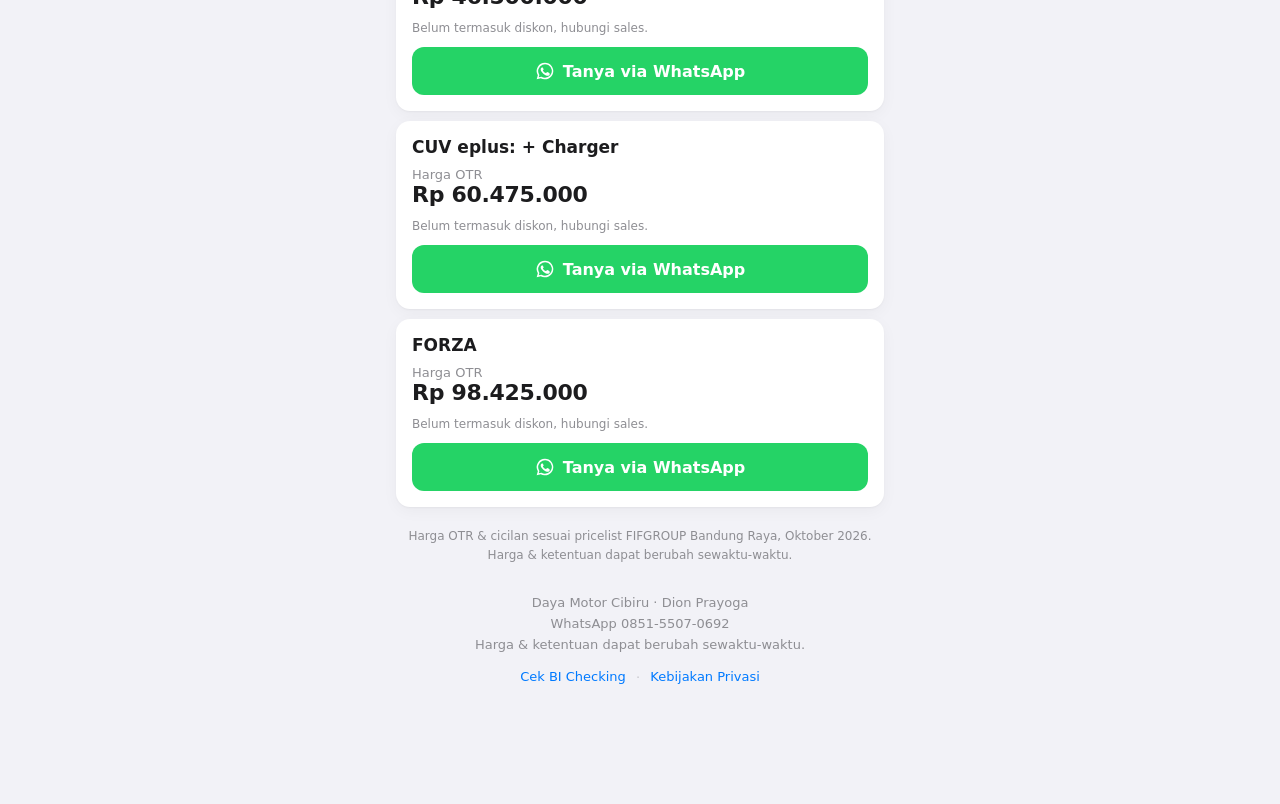
<file: harga.html>
<!DOCTYPE html>
<html lang="id">
<head>
<meta charset="UTF-8">
<meta name="viewport" content="width=device-width, initial-scale=1.0, viewport-fit=cover">
<meta name="theme-color" content="#f2f2f7">
<title>Harga Motor &amp; Promo — Daya Motor Cibiru</title>
<meta name="description" content="Daftar harga OTR motor Honda cash dan kredit di Daya Motor Cibiru, termasuk voucher khusus BeAT series.">
<link rel="canonical" href="https://stupendous-kheer-a92a01.netlify.app/harga">
<link rel="icon" href="/favicon.svg" type="image/svg+xml">
<link rel="icon" href="/favicon.ico" sizes="32x32">
<link rel="apple-touch-icon" href="/apple-touch-icon.png">
<meta property="og:type" content="website">
<meta property="og:site_name" content="Daya Motor Cibiru">
<meta property="og:title" content="Harga Motor &amp; Promo — Daya Motor Cibiru">
<meta property="og:description" content="Daftar harga OTR motor Honda cash dan kredit di Daya Motor Cibiru, termasuk voucher khusus BeAT series.">
<meta property="og:url" content="https://stupendous-kheer-a92a01.netlify.app/harga">
<meta property="og:image" content="https://stupendous-kheer-a92a01.netlify.app/og-image.png">
<meta property="og:image:width" content="1200">
<meta property="og:image:height" content="630">
<meta property="og:locale" content="id_ID">
<meta name="twitter:card" content="summary_large_image">
<meta name="twitter:title" content="Harga Motor &amp; Promo — Daya Motor Cibiru">
<meta name="twitter:description" content="Daftar harga OTR motor Honda cash dan kredit di Daya Motor Cibiru, termasuk voucher khusus BeAT series.">
<meta name="twitter:image" content="https://stupendous-kheer-a92a01.netlify.app/og-image.png">
<link rel="stylesheet" href="/style.css">
</head>
<body>
<a class="skip" href="#konten">Lewati ke konten utama</a>

<nav class="topnav" aria-label="Menu utama">
  <ul>
    <li><a href="/">Home</a></li>
    <li><a href="/harga" aria-current="page">Harga Motor</a></li>
    <li><a href="/simulasi">Simulasi Cicilan</a></li>
  </ul>
</nav>
<noscript><p class="noscript">Simulasi memerlukan JavaScript. Hubungi kami via WhatsApp untuk bantuan: <a href="https://wa.me/6285155070692" target="_blank" rel="noopener">0851-5507-0692</a></p></noscript>

<svg width="0" height="0" style="position:absolute" aria-hidden="true">
  <symbol id="i-wa" viewBox="0 0 24 24"><path fill="currentColor" d="M12 2a10 10 0 0 0-8.6 15.1L2 22l5-1.3A10 10 0 1 0 12 2zm0 18.2a8.2 8.2 0 0 1-4.2-1.2l-.3-.2-3 .8.8-2.9-.2-.3A8.2 8.2 0 1 1 12 20.2zm4.5-6.1c-.2-.1-1.5-.7-1.7-.8-.2-.1-.4-.1-.6.1l-.8 1c-.1.2-.3.2-.5.1a6.7 6.7 0 0 1-3.3-2.9c-.2-.4.2-.4.7-1.3.1-.2 0-.3 0-.4l-.8-1.8c-.2-.5-.4-.4-.6-.4h-.5a1 1 0 0 0-.7.3 3 3 0 0 0-.9 2.2 5.2 5.2 0 0 0 1.1 2.8 11.9 11.9 0 0 0 4.6 4c1.7.7 2.3.8 3.2.7a2.7 2.7 0 0 0 1.8-1.3 2.2 2.2 0 0 0 .2-1.3c-.1-.1-.3-.2-.5-.3z"/></symbol>
  <symbol id="i-back" viewBox="0 0 12 20"><path d="M10 2L2 10l8 8" fill="none" stroke="currentColor" stroke-width="2.5" stroke-linecap="round" stroke-linejoin="round"/></symbol>
</svg>

<main id="konten" class="wrap" tabindex="-1">
  <div class="nav">
    <a class="back" href="/" aria-label="Kembali ke Home"><svg aria-hidden="true"><use href="#i-back"/></svg>Kembali</a>
  </div>
  <h1 class="page-title">Harga Motor</h1>
  <p class="page-sub">Pilih Cash atau Kredit. Voucher khusus BeAT series.</p>

  <div class="step">
    <div class="seg dua" id="hargaMode" role="group" aria-label="Cash atau Kredit">
      <button type="button" data-mode="cash" aria-pressed="true">Cash</button>
      <button type="button" data-mode="kredit" aria-pressed="false">Kredit</button>
    </div>
    <div class="seg" id="hargaTabs" role="group" aria-label="Kategori motor" style="margin-bottom:0"></div>
  </div>
  <p class="disclaimer" id="hargaDisclaimer" style="margin:10px 4px 0" hidden>Estimasi, bukan penawaran resmi. Angka final ditentukan leasing.</p>

  <div class="hlist" id="hargaList"></div>

  <p class="catatan">
    Harga OTR &amp; cicilan sesuai pricelist FIFGROUP Bandung Raya, Oktober 2026.<br>
    Harga &amp; ketentuan dapat berubah sewaktu-waktu.
  </p>
</main>

<footer class="footer">
  Daya Motor Cibiru · Dion Prayoga<br>
  WhatsApp 0851-5507-0692<br>
  Harga &amp; ketentuan dapat berubah sewaktu-waktu.<br>
  <a href="/simulasi#bi-checking">Cek BI Checking</a> <span class="sep" aria-hidden="true">·</span> <a href="/privacy">Kebijakan Privasi</a>
</footer>

<a class="wa-float" data-wa href="https://wa.me/6285155070692" target="_blank" rel="noopener" aria-label="Chat WhatsApp Dion (buka di tab baru)"><svg aria-hidden="true"><use href="#i-wa"/></svg>WhatsApp</a>

<script src="/data.js" defer></script>
<script src="/common.js" defer></script>
<script>
// Harga Motor: voucher khusus BeAT series, data harga & cicilan dari data.js
document.addEventListener('DOMContentLoaded', function() {
  const data = dataMotor();
  const BEAT_SERIES = ['New BeAT CBS', 'New BeAT CBS ISS DELUXE', 'New BeAT CBS ISS DELUXE SMARTKEY', 'New BeAT Street'];
  const DISKON_CASH = 500000;
  const DP_PROMO = 700000;
  const TENOR_PROMO = '35';
  const harga = { mode: 'cash', kategori: 'Matic', unit: {} };

  function isBeat(nama) { return BEAT_SERIES.indexOf(nama) >= 0; }

  // Sama dengan cara Simulasi Cicilan: angka cicilan diambil dari tabel FIFGROUP (DP × tenor)
  function cicilanTabel(nama, dp, tenor) {
    const row = data[nama] && data[nama].tabel[dp];
    return row ? row[tenor] : undefined;
  }

  function unitHarga(nama) {
    if (!harga.unit[nama]) {
      const m = data[nama];
      const dpList = Object.keys(m.tabel).map(Number).sort(function(a, b) { return a - b; });
      const tenors = Object.keys(m.tabel[dpList[0]]).sort(function(a, b) { return a - b; });
      harga.unit[nama] = {
        dpNormal: dpList[0], tenors: tenors,
        tenor: tenors.indexOf(TENOR_PROMO) >= 0 ? TENOR_PROMO : tenors[tenors.length - 1],
        diskon: false, dpPromo: false
      };
    }
    return harga.unit[nama];
  }

  function linkWa(pesan, teks, label) {
    const wa = el('a', 'btn btn-wa');
    wa.href = waUrl(pesan);
    wa.target = '_blank';
    wa.rel = 'noopener';
    wa.innerHTML = '<svg aria-hidden="true"><use href="#i-wa"/></svg>';
    wa.appendChild(document.createTextNode(teks));
    if (label) wa.setAttribute('aria-label', label);
    return wa;
  }

  function renderHargaTabs() {
    const tabs = $('hargaTabs');
    tabs.innerHTML = '';
    KATEGORI.forEach(function(kat) {
      const b = el('button', '', kat);
      b.type = 'button';
      b.setAttribute('aria-pressed', kat === harga.kategori);
      b.addEventListener('click', function() {
        if (harga.kategori === kat) return;
        harga.kategori = kat;
        renderHargaTabs();
        renderHargaList();
      });
      tabs.appendChild(b);
    });
  }

  function setModeHarga(mode) {
    harga.mode = mode;
    document.querySelectorAll('#hargaMode button').forEach(function(b) {
      b.setAttribute('aria-pressed', b.dataset.mode === mode);
    });
    $('hargaDisclaimer').hidden = mode !== 'kredit';
    renderHargaList();
  }

  function renderHargaList() {
    const list = $('hargaList');
    list.innerHTML = '';
    const models = modelPerKategori(harga.kategori);
    if (!models.length) {
      // Empty state: data harga belum tersedia, jangan tampilkan kartu kosong
      const box = el('div', 'kosong');
      box.appendChild(el('p', '', 'Hubungi sales untuk info harga terbaru'));
      box.appendChild(linkWa("Halo Dion Prayoga, saya mau tanya harga motor " + harga.kategori + " terbaru di Daya Motor Cibiru.", 'Tanya via WhatsApp'));
      list.appendChild(box);
      return;
    }
    models.forEach(function(nama) { list.appendChild(kartuHarga(nama)); });
  }

  function kartuHarga(nama) {
    const u = unitHarga(nama);
    const beat = isBeat(nama);
    const kredit = harga.mode === 'kredit';
    const card = el('article', 'hcard');
    card.appendChild(el('h3', '', nama));
    if (beat) card.appendChild(el('span', 'badge', kredit ? 'Voucher DP 700rb' : 'Voucher diskon 500rb'));

    const area = el('div', 'hharga');
    area.setAttribute('aria-live', 'polite');
    card.appendChild(area);

    let chips = null, voucher = null, ket = null;
    if (kredit) {
      chips = el('div', 'chips');
      chips.setAttribute('role', 'group');
      chips.setAttribute('aria-label', 'Pilih tenor ' + nama);
      u.tenors.forEach(function(t) {
        const b = el('button', '', t + ' bln');
        b.type = 'button';
        b.dataset.tenor = t;
        b.setAttribute('aria-label', 'Tenor ' + t + ' bulan');
        b.addEventListener('click', function() {
          u.tenor = t;
          if (t !== TENOR_PROMO) u.dpPromo = false;
          update();
        });
        chips.appendChild(b);
      });
      card.appendChild(chips);
    }
    if (beat) {
      voucher = el('button', 'voucher', kredit ? 'Pakai Voucher DP 700rb' : 'Pakai Voucher 500rb');
      voucher.type = 'button';
      voucher.addEventListener('click', function() {
        if (kredit) u.dpPromo = !u.dpPromo; else u.diskon = !u.diskon;
        update();
      });
      card.appendChild(voucher);
      if (kredit) {
        ket = el('p', 'hnote', 'Voucher DP hanya untuk tenor 35 bulan.');
        ket.id = 'ket-' + nama.replace(/\W+/g, '-');
        voucher.setAttribute('aria-describedby', ket.id);
        card.appendChild(ket);
      }
    }
    const note = el('p', 'hnote');
    card.appendChild(note);

    const wa = linkWa('', kredit ? 'Ajukan via WhatsApp' : 'Tanya via WhatsApp');
    card.appendChild(wa);

    if (kredit) {
      const lain = el('a', 'hlink', 'Atur DP lain di Simulasi Cicilan');
      lain.href = '/simulasi?model=' + encodeURIComponent(nama);
      lain.style.textDecoration = 'none';
      card.appendChild(lain);
    }

    function update() {
      const otr = data[nama].harga;
      area.innerHTML = '';
      let pesan;
      if (!kredit) {
        const aktif = beat && u.diskon;
        if (voucher) voucher.setAttribute('aria-pressed', aktif);
        area.appendChild(el('small', '', aktif ? 'Harga cash setelah voucher' : 'Harga OTR'));
        if (aktif) {
          const del = el('del', '', formatRupiah(otr));
          del.setAttribute('aria-label', 'Harga normal ' + formatRupiah(otr));
          area.appendChild(del);
          area.appendChild(el('strong', '', formatRupiah(otr - DISKON_CASH)));
          area.appendChild(el('span', 'hemat', 'Hemat Rp500.000'));
        } else {
          area.appendChild(el('strong', '', formatRupiah(otr)));
        }
        note.textContent = beat ? '' : 'Belum termasuk diskon, hubungi sales.';
        pesan = "Halo Dion Prayoga, saya mau tanya harga cash di Daya Motor Cibiru:\n" +
          "Model: " + nama + "\n" +
          (aktif
            ? "Harga normal: " + formatRupiah(otr) + "\nVoucher diskon: " + formatRupiah(DISKON_CASH) + "\nHarga setelah diskon: " + formatRupiah(otr - DISKON_CASH) + "\n"
            : "Harga OTR: " + formatRupiah(otr) + "\n") +
          "Mohon info lebih lanjut.";
      } else {
        const bisaPromo = beat && u.tenor === TENOR_PROMO;
        const aktif = bisaPromo && u.dpPromo;
        const dp = aktif ? DP_PROMO : u.dpNormal;
        // TODO: tabel FIFGROUP belum memuat baris DP Rp700.000; isi di data.js agar estimasi cicilan promo tampil
        const cicilan = cicilanTabel(nama, dp, u.tenor);
        chips.querySelectorAll('button').forEach(function(b) { b.setAttribute('aria-pressed', b.dataset.tenor === u.tenor); });
        if (voucher) {
          voucher.disabled = !bisaPromo;
          voucher.setAttribute('aria-pressed', aktif);
          ket.hidden = bisaPromo;
        }
        area.appendChild(el('small', '', 'Estimasi cicilan per bulan'));
        area.appendChild(el('strong', '', cicilan ? formatRupiah(cicilan) : 'Dikonfirmasi sales'));
        const ul = el('ul', 'rincian');
        [['Harga OTR', formatRupiah(otr)], [aktif ? 'DP promo' : 'Uang muka (DP)', formatRupiah(dp)], ['Tenor', u.tenor + ' bulan']].forEach(function(r) {
          const li = el('li');
          li.appendChild(el('span', '', r[0]));
          li.appendChild(el('strong', '', r[1]));
          ul.appendChild(li);
        });
        area.appendChild(ul);
        if (aktif) area.appendChild(el('p', 'disclaimer', 'Estimasi, bukan penawaran resmi.'));
        note.textContent = beat ? '' : 'DP normal. Hubungi sales untuk promo.';
        pesan = "Halo Dion Prayoga, saya tertarik kredit motor di Daya Motor Cibiru:\n" +
          "Model: " + nama + "\n" +
          "Harga OTR: " + formatRupiah(otr) + "\n" +
          (aktif ? "DP promo (voucher): " : "DP: ") + formatRupiah(dp) + "\n" +
          "Tenor: " + u.tenor + " bulan\n" +
          "Estimasi cicilan: " + (cicilan ? formatRupiah(cicilan) + "/bulan" : "mohon diinfokan") + "\n" +
          "Mohon info lebih lanjut.";
      }
      note.hidden = !note.textContent;
      wa.href = waUrl(pesan);
      wa.setAttribute('aria-label', (kredit ? 'Ajukan ' : 'Tanya ') + nama + ' via WhatsApp (buka di tab baru)');
    }
    update();
    return card;
  }

  initKontak();
  document.querySelectorAll('#hargaMode button').forEach(function(b) {
    b.addEventListener('click', function() { setModeHarga(b.dataset.mode); });
  });
  renderHargaTabs();
  setModeHarga('cash');
});
</script>
</body>
</html>
</file>
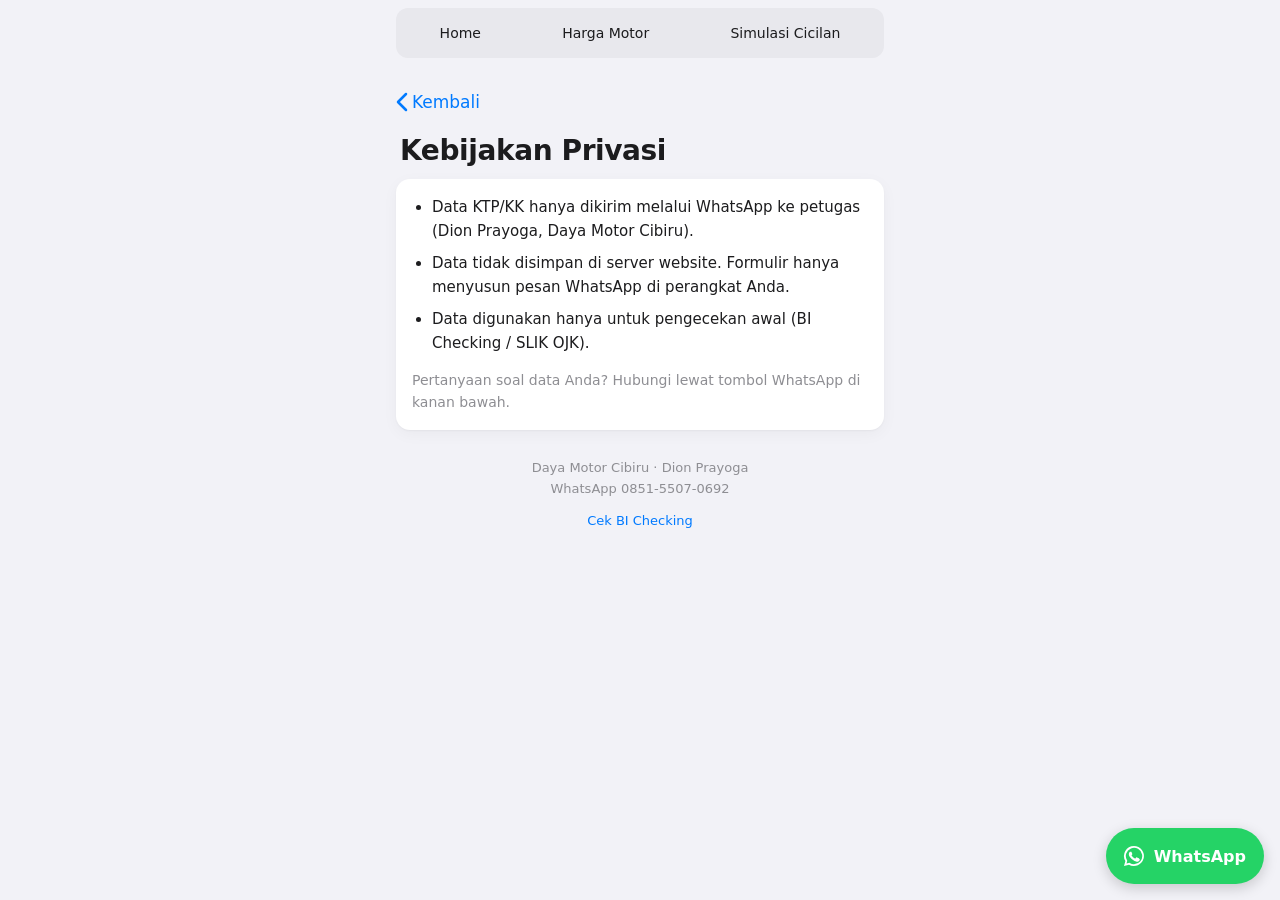
<file: privacy.html>
<!DOCTYPE html>
<html lang="id">
<head>
<meta charset="UTF-8">
<meta name="viewport" content="width=device-width, initial-scale=1.0, viewport-fit=cover">
<meta name="theme-color" content="#f2f2f7">
<title>Kebijakan Privasi — Daya Motor Cibiru</title>
<meta name="description" content="Data KTP/KK hanya dikirim via WhatsApp ke Daya Motor Cibiru dan tidak disimpan di server website.">
<link rel="canonical" href="https://stupendous-kheer-a92a01.netlify.app/privacy">
<link rel="icon" href="/favicon.svg" type="image/svg+xml">
<link rel="icon" href="/favicon.ico" sizes="32x32">
<link rel="apple-touch-icon" href="/apple-touch-icon.png">
<meta property="og:type" content="website">
<meta property="og:site_name" content="Daya Motor Cibiru">
<meta property="og:title" content="Kebijakan Privasi — Daya Motor Cibiru">
<meta property="og:description" content="Data KTP/KK hanya dikirim via WhatsApp ke Daya Motor Cibiru dan tidak disimpan di server website.">
<meta property="og:url" content="https://stupendous-kheer-a92a01.netlify.app/privacy">
<meta property="og:image" content="https://stupendous-kheer-a92a01.netlify.app/og-image.png">
<meta property="og:image:width" content="1200">
<meta property="og:image:height" content="630">
<meta property="og:locale" content="id_ID">
<meta name="twitter:card" content="summary_large_image">
<meta name="twitter:title" content="Kebijakan Privasi — Daya Motor Cibiru">
<meta name="twitter:description" content="Data KTP/KK hanya dikirim via WhatsApp ke Daya Motor Cibiru dan tidak disimpan di server website.">
<meta name="twitter:image" content="https://stupendous-kheer-a92a01.netlify.app/og-image.png">
<link rel="stylesheet" href="/style.css">
</head>
<body>
<a class="skip" href="#konten">Lewati ke konten utama</a>

<nav class="topnav" aria-label="Menu utama">
  <ul>
    <li><a href="/">Home</a></li>
    <li><a href="/harga">Harga Motor</a></li>
    <li><a href="/simulasi">Simulasi Cicilan</a></li>
  </ul>
</nav>

<svg width="0" height="0" style="position:absolute" aria-hidden="true">
  <symbol id="i-wa" viewBox="0 0 24 24"><path fill="currentColor" d="M12 2a10 10 0 0 0-8.6 15.1L2 22l5-1.3A10 10 0 1 0 12 2zm0 18.2a8.2 8.2 0 0 1-4.2-1.2l-.3-.2-3 .8.8-2.9-.2-.3A8.2 8.2 0 1 1 12 20.2zm4.5-6.1c-.2-.1-1.5-.7-1.7-.8-.2-.1-.4-.1-.6.1l-.8 1c-.1.2-.3.2-.5.1a6.7 6.7 0 0 1-3.3-2.9c-.2-.4.2-.4.7-1.3.1-.2 0-.3 0-.4l-.8-1.8c-.2-.5-.4-.4-.6-.4h-.5a1 1 0 0 0-.7.3 3 3 0 0 0-.9 2.2 5.2 5.2 0 0 0 1.1 2.8 11.9 11.9 0 0 0 4.6 4c1.7.7 2.3.8 3.2.7a2.7 2.7 0 0 0 1.8-1.3 2.2 2.2 0 0 0 .2-1.3c-.1-.1-.3-.2-.5-.3z"/></symbol>
  <symbol id="i-back" viewBox="0 0 12 20"><path d="M10 2L2 10l8 8" fill="none" stroke="currentColor" stroke-width="2.5" stroke-linecap="round" stroke-linejoin="round"/></symbol>
</svg>

<main id="konten" class="wrap" tabindex="-1">
  <div class="nav">
    <a class="back" href="/" aria-label="Kembali ke Home"><svg aria-hidden="true"><use href="#i-back"/></svg>Kembali</a>
  </div>
  <h1 class="page-title">Kebijakan Privasi</h1>
  <div class="card" style="margin-top:12px">
    <ul>
      <li>Data KTP/KK hanya dikirim melalui WhatsApp ke petugas (Dion Prayoga, Daya Motor Cibiru).</li>
      <li>Data tidak disimpan di server website. Formulir hanya menyusun pesan WhatsApp di perangkat Anda.</li>
      <li>Data digunakan hanya untuk pengecekan awal (BI Checking / SLIK OJK).</li>
    </ul>
    <p>Pertanyaan soal data Anda? Hubungi lewat tombol WhatsApp di kanan bawah.</p>
  </div>
</main>

<footer class="footer">
  Daya Motor Cibiru · Dion Prayoga<br>
  WhatsApp 0851-5507-0692<br>
  <a href="/simulasi#bi-checking">Cek BI Checking</a>
</footer>

<a class="wa-float" href="https://wa.me/6285155070692" target="_blank" rel="noopener" aria-label="Chat WhatsApp Dion (buka di tab baru)"><svg aria-hidden="true"><use href="#i-wa"/></svg>WhatsApp</a>
</body>
</html>
</file>
<file: style.css>
:root {
  --bg: #f2f2f7;
  --card: #ffffff;
  --fill: #f2f2f7;
  --line: rgba(60,60,67,0.12);
  --text: #1c1c1e;
  --muted: #8e8e93;
  --blue: #007aff;
  --blue-soft: rgba(0,122,255,0.1);
  --green: #34c759;
  --wa: #25d366;
  --orange: #ff9500;
  --radius: 14px;
  --ease: 180ms ease;
  --shadow: 0 1px 2px rgba(0,0,0,0.04), 0 4px 16px rgba(0,0,0,0.04);
}
* { box-sizing: border-box; -webkit-tap-highlight-color: transparent; }
html { background: var(--bg); }
body {
  margin: 0 auto; max-width: 520px; min-height: 100vh;
  font-family: -apple-system, BlinkMacSystemFont, 'SF Pro Text', system-ui, 'Segoe UI', Roboto, Arial, sans-serif;
  background: var(--bg); color: var(--text);
  -webkit-font-smoothing: antialiased;
  padding: env(safe-area-inset-top) 0 calc(88px + env(safe-area-inset-bottom));
}
.wrap { padding: 0 16px; }
[hidden] { display: none !important; }
button { font: inherit; }

/* Header */
.top { padding: 28px 4px 20px; }
.top .eyebrow { font-size: 13px; font-weight: 600; color: var(--blue); margin: 0 0 4px; }
.top h1 { font-size: 32px; font-weight: 700; letter-spacing: -0.5px; margin: 0; line-height: 1.15; }
.top p { margin: 6px 0 0; color: var(--muted); font-size: 15px; }

.section-label { font-size: 13px; color: var(--muted); text-transform: uppercase; letter-spacing: 0.3px; margin: 24px 4px 8px; }

/* Kartu promo */
.promo-card {
  background: var(--card); border-radius: var(--radius); box-shadow: var(--shadow);
  padding: 18px 16px; display: flex; flex-direction: column; gap: 12px;
}
.badge { align-self: flex-start; font-size: 12px; font-weight: 600; color: var(--orange); background: rgba(255,149,0,0.12); padding: 4px 10px; border-radius: 999px; }
.promo-card h2 { margin: 0; font-size: 22px; font-weight: 700; letter-spacing: -0.3px; }
.promo-row { display: flex; gap: 10px; }
.promo-row div { flex: 1; background: var(--fill); border-radius: 10px; padding: 10px 12px; }
.promo-row small { display: block; font-size: 12px; color: var(--muted); }
.promo-row strong { font-size: 17px; font-weight: 700; }
.promo-row .hl strong { color: var(--orange); }

.btn {
  display: flex; align-items: center; justify-content: center; gap: 8px; width: 100%;
  border: none; border-radius: 12px; padding: 14px 16px; font-size: 17px; font-weight: 600;
  min-height: 48px; text-decoration: none; cursor: pointer; transition: opacity var(--ease), transform var(--ease);
}
.btn:active { opacity: 0.7; transform: scale(0.98); }
.btn svg { width: 20px; height: 20px; fill: currentColor; }
.btn-wa { background: var(--wa); color: #fff; }
.btn-blue { background: var(--blue); color: #fff; }

/* Navigasi kalkulator */
.nav { display: flex; align-items: center; padding: 14px 0 6px; }
.back {
  display: flex; align-items: center; gap: 4px; border: none; background: none;
  min-height: 44px; color: var(--blue); font-size: 17px; padding: 0 12px 0 0; cursor: pointer;
}
.back svg { width: 12px; height: 20px; }
.page-title { font-size: 28px; font-weight: 700; letter-spacing: -0.4px; margin: 4px 4px 4px; }
.page-sub { color: var(--muted); font-size: 15px; margin: 0 4px 8px; }

/* Langkah */
.step { background: var(--card); border-radius: var(--radius); box-shadow: var(--shadow); padding: 16px; margin-top: 8px; transition: opacity var(--ease); }
.step.disabled { opacity: 0.45; pointer-events: none; }

.seg { display: grid; grid-template-columns: repeat(3, 1fr); background: #e8e8ed; padding: 3px; border-radius: 12px; margin-bottom: 12px; }
.seg button {
  min-height: 44px; border: none; background: transparent; color: var(--text); font-size: 15px; font-weight: 500;
  border-radius: 9px; cursor: pointer; transition: background-color var(--ease), box-shadow var(--ease);
}
.seg button[aria-pressed="true"] { background: #fff; font-weight: 600; box-shadow: 0 2px 6px rgba(0,0,0,0.1), 0 0 1px rgba(0,0,0,0.1); }

select {
  width: 100%; min-height: 48px; padding: 13px 40px 13px 14px; font: inherit; font-size: 16px; font-weight: 500;
  color: var(--text); background: var(--fill); border: none; border-radius: 10px;
  appearance: none; -webkit-appearance: none;
  background-image: url("data:image/svg+xml,%3Csvg xmlns='http://www.w3.org/2000/svg' width='12' height='8' viewBox='0 0 12 8'%3E%3Cpath d='M1 1l5 5 5-5' stroke='%23007aff' stroke-width='2' fill='none' stroke-linecap='round'/%3E%3C/svg%3E");
  background-repeat: no-repeat; background-position: right 16px center;
}
select:focus { outline: 2px solid var(--blue-soft); }

.otr { display: none; justify-content: space-between; align-items: baseline; margin-top: 12px; padding-top: 12px; border-top: 0.5px solid var(--line); }
.otr span { color: var(--muted); font-size: 15px; }
.otr strong { font-size: 17px; font-weight: 600; }

/* DP */
.dp-box { display: flex; align-items: center; gap: 10px; }
.dp-btn {
  width: 44px; height: 44px; flex-shrink: 0; border-radius: 50%; border: none;
  background: var(--blue-soft); color: var(--blue); font-size: 24px; font-weight: 500; cursor: pointer; line-height: 1;
}
.dp-btn:disabled { color: #c7c7cc; background: var(--fill); }
.dp-value { flex: 1; text-align: center; }
.dp-value strong { display: block; font-size: 26px; font-weight: 700; letter-spacing: -0.3px; }
.dp-value small { color: var(--muted); font-size: 13px; }
input[type=range] { width: 100%; margin: 14px 0 2px; accent-color: var(--blue); height: 28px; }
.range-label { display: flex; justify-content: space-between; color: var(--muted); font-size: 12px; }

/* Tenor */
.tenor-grid { display: grid; grid-template-columns: repeat(2, 1fr); gap: 8px; }
.tenor {
  text-align: left; color: var(--text); cursor: pointer;
  background: var(--fill); border: 2px solid transparent; border-radius: 12px; padding: 11px 12px;
  transition: border-color var(--ease), background-color var(--ease);
}
.tenor small { display: block; color: var(--muted); font-size: 13px; font-weight: 500; }
.tenor strong { display: block; font-size: 17px; font-weight: 600; margin-top: 2px; }
.tenor span { color: var(--muted); font-size: 12px; }
.tenor.active { border-color: var(--blue); background: var(--blue-soft); }
.tenor.active small { color: var(--blue); }
.placeholder { color: var(--muted); font-size: 15px; margin: 0; }

.catatan { font-size: 12px; color: var(--muted); text-align: center; margin: 20px 0 0; line-height: 1.6; }

/* Hasil simulasi (di dalam alur halaman, bukan melayang, agar tidak tertutup watermark/badge) */
.hasil { background: var(--card); border-radius: var(--radius); box-shadow: var(--shadow); padding: 16px; margin-top: 8px; scroll-margin-top: 16px; }
.hasil .cicilan { text-align: center; padding: 6px 0 14px; }
.hasil .cicilan small { display: block; color: var(--muted); font-size: 13px; }
.hasil .cicilan strong { display: block; font-size: 32px; font-weight: 700; letter-spacing: -0.5px; color: var(--blue); margin-top: 2px; }
.hasil .cicilan em { font-style: normal; font-size: 15px; color: var(--muted); font-weight: 500; }
.hasil .info { display: inline-block; margin: 8px 0 0; font-size: 12px; font-weight: 600; color: var(--orange); background: rgba(255,149,0,0.12); padding: 4px 10px; border-radius: 999px; }
.rincian { list-style: none; margin: 0 0 16px; padding: 0; border-top: 0.5px solid var(--line); }
.rincian li { display: flex; justify-content: space-between; gap: 12px; padding: 10px 0; border-bottom: 0.5px solid var(--line); font-size: 15px; }
.rincian li span { color: var(--muted); flex-shrink: 0; }
.rincian li strong { font-weight: 600; text-align: right; overflow-wrap: anywhere; }
.aksi { display: flex; flex-direction: column; gap: 10px; }
.btn-plain { background: var(--fill); color: var(--blue); }

/* Form BI checking */
.field { display: block; }
.field + .field { margin-top: 14px; }
.field > span { display: block; font-size: 14px; font-weight: 600; margin: 0 0 6px 2px; }
.field > span em { font-style: normal; font-weight: 400; color: var(--muted); }
.field input[type=text], .field input[type=tel], .field textarea {
  width: 100%; padding: 13px 14px; font: inherit; font-size: 16px; color: var(--text);
  background: var(--fill); border: 2px solid transparent; border-radius: 10px; outline: none;
}
.field textarea { resize: vertical; min-height: 72px; }
.field input:focus, .field textarea:focus { border-color: var(--blue); background: #fff; }
.field.error input, .field.error textarea { border-color: #ff3b30; }
.field .hint { display: block; font-size: 12px; color: var(--muted); margin: 5px 0 0 2px; }
.field.error .hint { color: #ff3b30; }
.file-row { display: grid; grid-template-columns: 1fr 1fr; gap: 8px; }
.file {
  position: relative; display: flex; flex-direction: column; align-items: center; justify-content: center; gap: 4px;
  min-height: 96px; padding: 10px; text-align: center; cursor: pointer; overflow: hidden;
  background: var(--fill); border: 2px dashed #d1d1d6; border-radius: 12px; color: var(--blue); font-size: 14px; font-weight: 600;
}
.file small { color: var(--muted); font-size: 12px; font-weight: 500; overflow-wrap: anywhere; }
.file.ada { border-style: solid; border-color: var(--green); }
.file img { width: 100%; height: 64px; object-fit: cover; border-radius: 8px; }
.file input { position: absolute; width: 1px; height: 1px; opacity: 0; }
.privasi { font-size: 13px; color: var(--muted); line-height: 1.5; margin: 0 0 14px; }
.privasi a { color: var(--blue); font-weight: 500; padding: 12px 0; }
.langkah-wa { margin: 12px 0 0; padding: 12px; border-radius: 10px; background: rgba(52,199,89,0.1); font-size: 14px; line-height: 1.5; }

/* Kontak WhatsApp di setiap halaman */
.nav { justify-content: space-between; gap: 8px; }
.cta-note { font-size: 13px; color: var(--muted); text-align: center; line-height: 1.5; margin: 10px 4px 0; }
.disclaimer { font-size: 12px; color: var(--muted); text-align: center; line-height: 1.5; margin: 0 0 14px; }
.memuat { display: flex; align-items: center; justify-content: center; gap: 10px; color: var(--muted); font-size: 15px; margin: 0; padding: 8px 0; }
.memuat::before {
  content: ""; width: 18px; height: 18px; border-radius: 50%;
  border: 2px solid var(--blue-soft); border-top-color: var(--blue); animation: putar 0.7s linear infinite;
}
@keyframes putar { to { transform: rotate(360deg); } }
@media (prefers-reduced-motion: reduce) { .memuat::before { animation: none; } * { transition: none !important; } }

/* Persetujuan BI checking */
.setuju { display: flex; gap: 12px; align-items: flex-start; min-height: 44px; font-size: 14px; line-height: 1.5; margin: 0 0 6px; cursor: pointer; }
.setuju input { width: 24px; height: 24px; margin: 0; flex-shrink: 0; accent-color: var(--blue); }
.setuju-hint { font-size: 12px; color: var(--orange); margin: 0 0 12px 30px; }
.btn:disabled { opacity: 0.45; cursor: not-allowed; transform: none; }

/* Footer */
.footer { text-align: center; color: var(--muted); font-size: 13px; line-height: 1.6; margin: 28px 0 0; padding: 0 16px; }
.footer a { display: inline-flex; align-items: center; min-height: 44px; padding: 0 6px; color: var(--blue); text-decoration: none; font-weight: 500; }

/* Harga Motor */
.seg.dua { grid-template-columns: repeat(2, 1fr); }
.hlist { display: flex; flex-direction: column; gap: 10px; margin-top: 8px; }
.hcard { background: var(--card); border-radius: var(--radius); box-shadow: var(--shadow); padding: 16px; display: flex; flex-direction: column; gap: 10px; }
.hcard h3 { margin: 0; font-size: 17px; font-weight: 600; overflow-wrap: anywhere; }
.hcard .badge { margin-top: -4px; }
.hharga small { display: block; color: var(--muted); font-size: 13px; }
.hharga strong { display: block; font-size: 22px; font-weight: 700; letter-spacing: -0.3px; }
.hharga del { display: block; color: var(--muted); font-size: 15px; }
.hharga .hemat { display: inline-block; margin-top: 4px; font-size: 12px; font-weight: 600; color: #248a3d; background: rgba(52,199,89,0.12); padding: 3px 9px; border-radius: 999px; }
.hharga .rincian { margin: 0; }
.hharga .rincian li { padding: 8px 0; }
.hharga .disclaimer { margin: 8px 0 0; text-align: left; }
.chips { display: flex; flex-wrap: wrap; gap: 6px; }
.chips button { flex: 1 0 52px; min-height: 44px; border: 2px solid transparent; background: var(--fill); color: var(--text); border-radius: 10px; padding: 0 4px; font-size: 14px; font-weight: 500; cursor: pointer; transition: border-color var(--ease), background-color var(--ease); }
.chips button[aria-pressed="true"] { border-color: var(--blue); background: var(--blue-soft); color: var(--blue); font-weight: 600; }
.voucher { width: 100%; min-height: 48px; border: 1.5px dashed var(--orange); background: rgba(255,149,0,0.08); color: #c46a00; border-radius: 12px; padding: 10px 12px; font-size: 15px; font-weight: 600; cursor: pointer; transition: background-color var(--ease), border-color var(--ease), color var(--ease); }
.voucher[aria-pressed="true"]::before { content: "✓ "; }
.voucher[aria-pressed="true"] { border-style: solid; border-color: var(--green); background: rgba(52,199,89,0.12); color: #248a3d; }
.voucher:disabled { border-color: #d1d1d6; background: var(--fill); color: var(--muted); cursor: not-allowed; }
.hnote { font-size: 12px; color: var(--muted); line-height: 1.5; margin: 0; }
.hcard .btn { padding: 12px 14px; font-size: 16px; }
.hlink { display: inline-flex; align-items: center; min-height: 44px; color: var(--blue); font-size: 14px; font-weight: 500; padding: 0 8px; align-self: center; }

/* Aksesibilitas */
.skip {
  position: absolute; left: 12px; top: -60px; z-index: 70; padding: 10px 14px; border-radius: 10px;
  background: var(--blue); color: #fff; font-weight: 600; text-decoration: none;
}
.skip:focus { top: calc(12px + env(safe-area-inset-top)); }
a:focus-visible, button:focus-visible, select:focus-visible, input[type=range]:focus-visible, .setuju input:focus-visible {
  outline: 2px solid var(--blue); outline-offset: 2px;
}
.file:focus-within { outline: 2px solid var(--blue); outline-offset: 2px; }
[tabindex="-1"]:focus { outline: none; }
.noscript { margin: 12px 16px 0; padding: 12px; border-radius: 10px; background: rgba(255,149,0,0.12); font-size: 14px; line-height: 1.5; }
.noscript a { color: var(--blue); font-weight: 600; }

/* Menu atas (3 item, muat satu baris di 360px). Lapisan: skip 70 > menu 60 > WA mengapung 50 > dekorasi 0–10 */
.topnav {
  position: sticky; top: 0; z-index: 60;
  background: var(--bg); padding: calc(8px + env(safe-area-inset-top)) 16px 8px; margin-top: calc(-1 * env(safe-area-inset-top));
}
.topnav ul {
  list-style: none; margin: 0; padding: 3px; display: grid; grid-template-columns: auto auto auto;
  background: #e8e8ed; border-radius: 12px;
}
.topnav a {
  display: flex; align-items: center; justify-content: center; min-height: 44px; white-space: nowrap; padding: 0 10px; border-radius: 9px;
  color: var(--text); font-size: 14px; font-weight: 500; text-decoration: none; pointer-events: auto;
}
.topnav a[aria-current="page"] { background: #fff; font-weight: 600; box-shadow: 0 2px 6px rgba(0,0,0,0.1), 0 0 1px rgba(0,0,0,0.1); }
@media (max-width: 359px) { .topnav a { padding: 0 6px; font-size: 13px; } }
a.back { text-decoration: none; }

/* Hero Home: 2 CTA utama */
.hero-cta { display: flex; flex-direction: column; gap: 10px; }

/* Watermark/logo dekoratif (bila ada): tidak menangkap tap & selalu di bawah tombol */
.dekor, .watermark { pointer-events: none; position: absolute; z-index: 0; }

/* Tombol WhatsApp mengapung */
.wa-float {
  position: fixed; right: 16px; bottom: max(16px, env(safe-area-inset-bottom)); z-index: 50;
  display: inline-flex; align-items: center; gap: 8px; height: 56px; padding: 0 18px 0 16px; border-radius: 999px;
  background: var(--wa); color: #fff; font-size: 16px; font-weight: 600; text-decoration: none; pointer-events: auto;
  box-shadow: 0 4px 14px rgba(0,0,0,0.18); transition: transform var(--ease);
}
.wa-float:active { transform: scale(0.96); }
.wa-float svg { width: 24px; height: 24px; }
/* Ruang bawah agar CTA terakhir & footer tidak tertutup tombol WA mengapung */
.footer { padding-bottom: 16px; }
.footer .sep { color: #c7c7cc; }

/* Tombol berbentuk link yang belum aktif (mis. kirim BI Checking sebelum persetujuan) */
.btn[aria-disabled="true"] { opacity: 0.45; cursor: not-allowed; }
.btn-plain svg { fill: currentColor; }

/* Kosong / data belum tersedia */
.kosong { background: var(--card); border-radius: var(--radius); box-shadow: var(--shadow); padding: 18px 16px; text-align: center; display: flex; flex-direction: column; gap: 12px; }
.kosong p { margin: 0; color: var(--muted); font-size: 15px; }

/* Halaman privasi */
.card { background: var(--card); border-radius: var(--radius); box-shadow: var(--shadow); padding: 16px; font-size: 15px; line-height: 1.6; }
.card ul { margin: 0; padding-left: 20px; }
.card li + li { margin-top: 8px; }
.card p { margin: 14px 0 0; color: var(--muted); font-size: 14px; }
.card a { color: var(--blue); }
</file>
